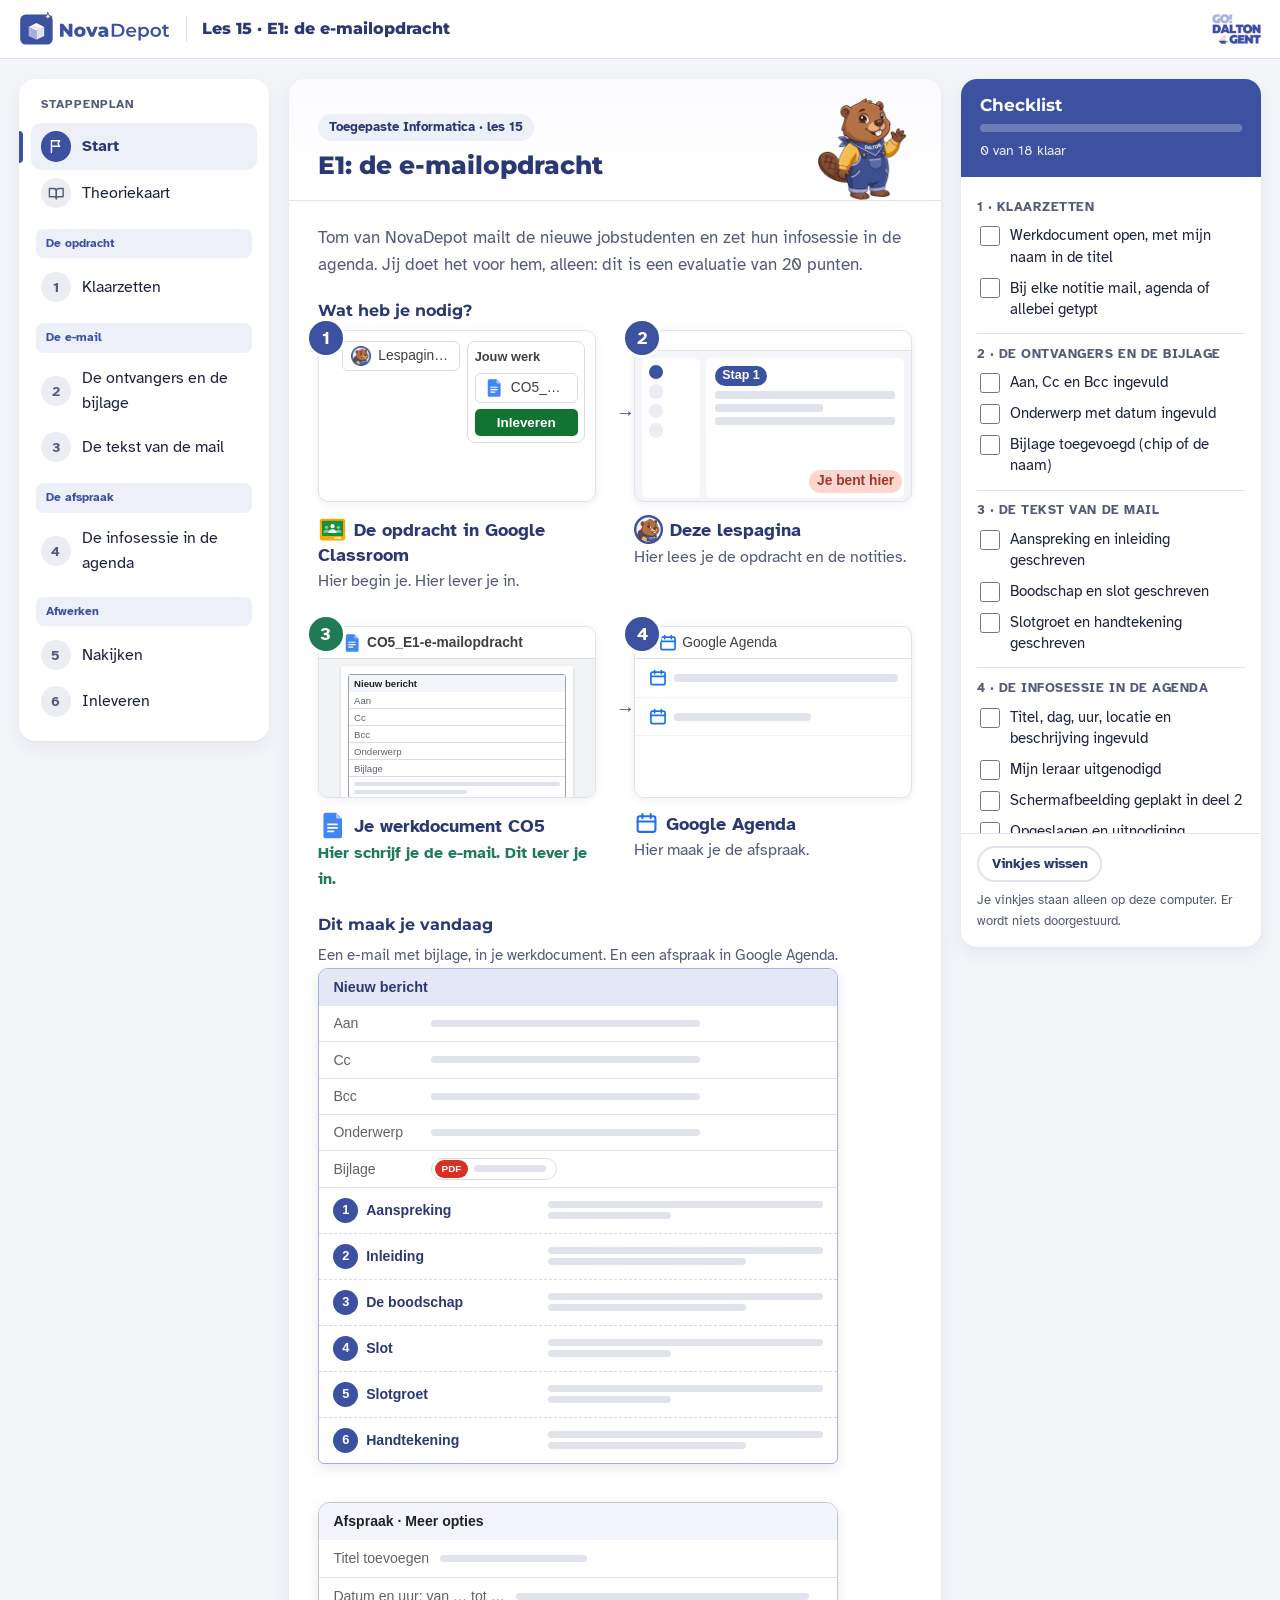
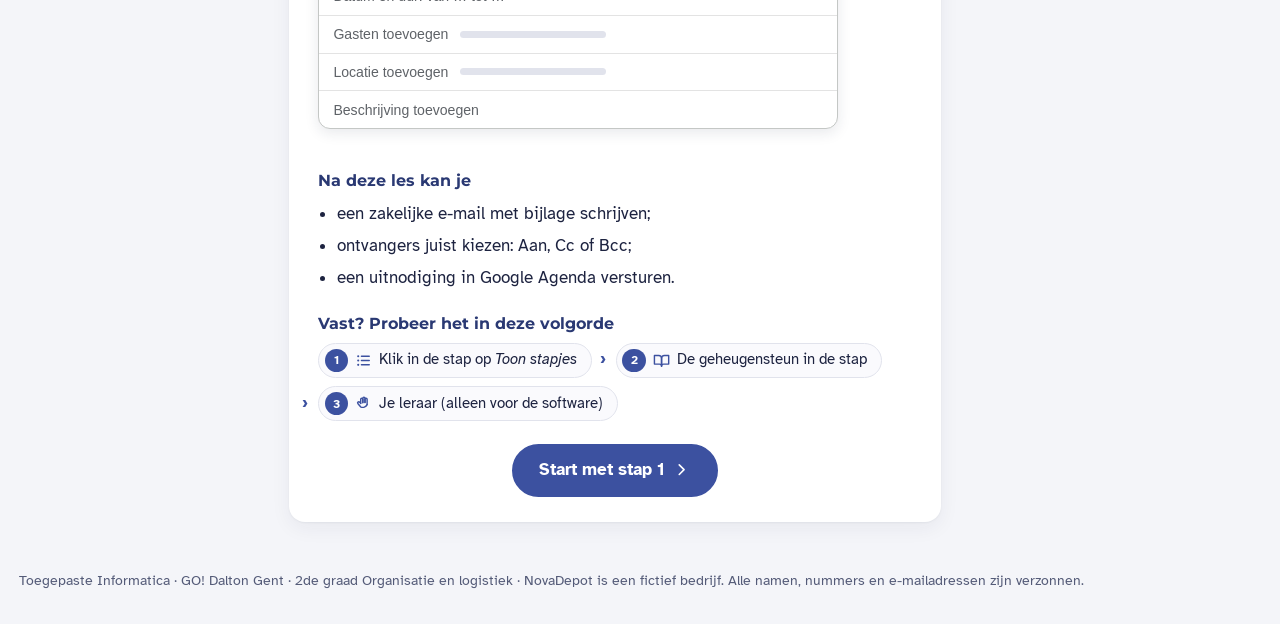
<file: index.html>
<!DOCTYPE html>
<html lang="nl-BE">
<head>
  <meta charset="UTF-8">
  <meta name="viewport" content="width=device-width, initial-scale=1">
  <title>Lespagina · Les 15 · E1: de e-mailopdracht · NovaDepot</title>
  <link rel="icon" href="assets/logos/lespagina-icon.png" type="image/png">
  <link rel="stylesheet" href="css/style.css">
</head>
<body data-storage="novadepot_e1_v1_" data-modus-start="kort" data-laatste-stap="6" data-ai-hulp="uit">

<!-- Pictogrammen: eenvoudige lijntekeningen, eigen werk. Gebruik: een svg met class "ic" en daarin use met href naar het symbool. -->
<svg xmlns="http://www.w3.org/2000/svg" style="display:none">
  <symbol id="i-flag" viewBox="0 0 24 24"><path d="M5 21V4"/><path d="M5 4h12l-2.5 4 2.5 4H5"/></symbol>
  <symbol id="i-book" viewBox="0 0 24 24"><path d="M2 5h6a4 4 0 0 1 4 4v11a3 3 0 0 0-3-3H2z"/><path d="M22 5h-6a4 4 0 0 0-4 4v11a3 3 0 0 1 3-3h7z"/></symbol>
  <symbol id="i-check" viewBox="0 0 24 24"><path d="M5 12.5l4.5 4.5L19 7.5"/></symbol>
  <symbol id="i-check-circle" viewBox="0 0 24 24"><circle cx="12" cy="12" r="9"/><path d="M8 12.5l2.7 2.7L16 10"/></symbol>
  <symbol id="i-list" viewBox="0 0 24 24"><path d="M9 6h11M9 12h11M9 18h11"/><path d="M4.5 6h.01M4.5 12h.01M4.5 18h.01" stroke-width="3"/></symbol>
  <symbol id="i-bulb" viewBox="0 0 24 24"><path d="M9 18h6M10 21h4"/><path d="M12 3a6 6 0 0 0-4 10.5c.7.7 1 1.5 1 2.5h6c0-1 .3-1.8 1-2.5A6 6 0 0 0 12 3z"/></symbol>
  <symbol id="i-alert" viewBox="0 0 24 24"><path d="M12 3.5l9.5 17h-19z"/><path d="M12 10v4.5M12 17.5h.01"/></symbol>
  <symbol id="i-help" viewBox="0 0 24 24"><circle cx="12" cy="12" r="9"/><path d="M9.6 9.3a2.5 2.5 0 1 1 3.4 2.5c-.6.3-1 .8-1 1.5v.4M12 17h.01"/></symbol>
  <symbol id="i-monitor" viewBox="0 0 24 24"><rect x="3" y="4" width="18" height="12" rx="2"/><path d="M8 20h8M12 16v4"/></symbol>
  <symbol id="i-folder" viewBox="0 0 24 24"><path d="M3 6.5A1.5 1.5 0 0 1 4.5 5H9l2 2h8.5A1.5 1.5 0 0 1 21 8.5v10a1.5 1.5 0 0 1-1.5 1.5h-15A1.5 1.5 0 0 1 3 18.5z"/></symbol>
  <symbol id="i-doc" viewBox="0 0 24 24"><path d="M6 3h8l4 4v14H6z"/><path d="M14 3v4h4M9 12h6M9 16h6"/></symbol>
  <symbol id="i-download" viewBox="0 0 24 24"><path d="M12 3v12M7 10l5 5 5-5M4 20h16"/></symbol>
  <symbol id="i-send" viewBox="0 0 24 24"><path d="M12 15V3M7 8l5-5 5 5"/><path d="M4 14v6h16v-6"/></symbol>
  <symbol id="i-pen" viewBox="0 0 24 24"><path d="M4 20h4L19 9l-4-4L4 16z"/><path d="M13 7l4 4"/></symbol>
  <symbol id="i-layers" viewBox="0 0 24 24"><path d="M12 3l9 5-9 5-9-5z"/><path d="M3 13l9 5 9-5"/></symbol>
  <symbol id="i-chat" viewBox="0 0 24 24"><path d="M4 5h16v11H9l-5 4z"/></symbol>
  <symbol id="i-star" viewBox="0 0 24 24"><path d="M12 3.5l2.6 5.4 5.9.8-4.3 4.1 1 5.9L12 16.9l-5.2 2.8 1-5.9-4.3-4.1 5.9-.8z"/></symbol>
  <symbol id="i-link" viewBox="0 0 24 24"><path d="M10 14a4 4 0 0 0 5.7 0l3-3a4 4 0 0 0-5.7-5.7l-1 1"/><path d="M14 10a4 4 0 0 0-5.7 0l-3 3a4 4 0 0 0 5.7 5.7l1-1"/></symbol>
  <symbol id="i-spark" viewBox="0 0 24 24"><path d="M11 3l1.9 5.1L18 10l-5.1 1.9L11 17l-1.9-5.1L4 10l5.1-1.9z"/><path d="M18.5 14.5l.8 2.2 2.2.8-2.2.8-.8 2.2-.8-2.2-2.2-.8 2.2-.8z"/></symbol>
  <symbol id="i-hand" viewBox="0 0 24 24"><path d="M8 12V6a1.5 1.5 0 0 1 3 0v5"/><path d="M11 10.5V4.5a1.5 1.5 0 0 1 3 0v6"/><path d="M14 10.5V6a1.5 1.5 0 0 1 3 0v7.5"/><path d="M8 11.5l-1.5-1.5a1.6 1.6 0 0 0-2.3 2.3l3.6 4.2A6.5 6.5 0 0 0 17 13.5"/></symbol>
  <symbol id="i-users" viewBox="0 0 24 24"><circle cx="9" cy="8" r="3.5"/><path d="M2.5 20a6.5 6.5 0 0 1 13 0"/><circle cx="17" cy="9" r="2.5"/><path d="M16.5 14.2a5 5 0 0 1 5 5"/></symbol>
  <symbol id="i-left" viewBox="0 0 24 24"><path d="M15 6l-6 6 6 6"/></symbol>
  <symbol id="i-right" viewBox="0 0 24 24"><path d="M9 6l6 6-6 6"/></symbol>
  <symbol id="i-calendar" viewBox="0 0 24 24"><rect x="3.5" y="5" width="17" height="15" rx="2"/><path d="M8 3v4M16 3v4M3.5 10h17"/></symbol>
  <symbol id="i-hash" viewBox="0 0 24 24"><path d="M9.5 4L7.5 20M16.5 4l-2 16M4 9h16M3.5 15h16"/></symbol>
  <symbol id="i-sort" viewBox="0 0 24 24"><path d="M4 7h9M4 12h6M4 17h3"/><path d="M17 5v14M14 16l3 3 3-3"/></symbol>
  <symbol id="i-info" viewBox="0 0 24 24"><circle cx="12" cy="12" r="9"/><path d="M12 11v5.5M12 7.6h.01"/></symbol>
  <symbol id="i-lock" viewBox="0 0 24 24"><rect x="5" y="11" width="14" height="9" rx="2"/><path d="M8 11V8a4 4 0 0 1 8 0v3"/></symbol>
  <symbol id="i-mail" viewBox="0 0 24 24"><rect x="3" y="5" width="18" height="14" rx="2"/><path d="M3.5 7l8.5 6 8.5-6"/></symbol>
  <symbol id="i-eye" viewBox="0 0 24 24"><path d="M2 12s4-7 10-7 10 7 10 7-4 7-10 7S2 12 2 12z"/><circle cx="12" cy="12" r="3"/></symbol>
  <symbol id="i-eye-off" viewBox="0 0 24 24"><path d="M2 12s4-7 10-7 10 7 10 7-4 7-10 7S2 12 2 12z"/><circle cx="12" cy="12" r="3"/><path d="M4 4l16 16"/></symbol>
</svg>

<div class="teacher-banner">Leraarweergave: alle blokken staan open, en er wordt niets onthouden. Leerlingen zien dit niet.</div>

<header class="topbar">
  <div class="topbar-inner">
    <a class="brand" href="index.html" title="Naar het begin van de les">
      <img src="assets/novadepot-logo.svg" alt="NovaDepot">
      <span class="brand-lesson">Les 15 · E1: de e-mailopdracht</span>
    </a>
    <span class="topbar-spacer"></span>
    <img class="dalton-mark" src="assets/dalton-gent-logo.png" alt="GO! Dalton Gent">
  </div>
</header>

<div class="layout">

  <!-- ============ LINKS: de route ============ -->
  <nav class="route" aria-label="Stappenplan">
    <p class="route-title">Stappenplan</p>
    <button class="nav-btn" type="button" data-step="start"><span class="nav-num"><svg class="ic" aria-hidden="true"><use href="#i-flag"/></svg></span><span class="nav-lbl">Start</span></button>
    <button class="nav-btn" type="button" data-step="theorie"><span class="nav-num"><svg class="ic" aria-hidden="true"><use href="#i-book"/></svg></span><span class="nav-lbl">Theoriekaart</span></button>

    <p class="route-group">De opdracht</p>
    <button class="nav-btn" type="button" data-step="1"><span class="nav-num"><span class="nav-n">1</span><svg class="ic nav-check" aria-hidden="true"><use href="#i-check"/></svg></span><span class="nav-lbl">Klaarzetten</span></button>

    <p class="route-group">De e-mail</p>
    <button class="nav-btn" type="button" data-step="2"><span class="nav-num"><span class="nav-n">2</span><svg class="ic nav-check" aria-hidden="true"><use href="#i-check"/></svg></span><span class="nav-lbl">De ontvangers en de bijlage</span></button>
    <button class="nav-btn" type="button" data-step="3"><span class="nav-num"><span class="nav-n">3</span><svg class="ic nav-check" aria-hidden="true"><use href="#i-check"/></svg></span><span class="nav-lbl">De tekst van de mail</span></button>

    <p class="route-group">De afspraak</p>
    <button class="nav-btn" type="button" data-step="4"><span class="nav-num"><span class="nav-n">4</span><svg class="ic nav-check" aria-hidden="true"><use href="#i-check"/></svg></span><span class="nav-lbl">De infosessie in de agenda</span></button>

    <p class="route-group">Afwerken</p>
    <button class="nav-btn" type="button" data-step="5"><span class="nav-num"><span class="nav-n">5</span><svg class="ic nav-check" aria-hidden="true"><use href="#i-check"/></svg></span><span class="nav-lbl">Nakijken</span></button>
    <button class="nav-btn" type="button" data-step="6"><span class="nav-num"><span class="nav-n">6</span><svg class="ic nav-check" aria-hidden="true"><use href="#i-check"/></svg></span><span class="nav-lbl">Inleveren</span></button>
  </nav>

  <!-- ============ MIDDEN: één stap tegelijk ============ -->
  <main id="main">

    <!-- ===== START ===== -->
    <section class="pane" id="pane-start" aria-labelledby="h-start">
      <article class="card">
        <header class="card-head met-mascotte">
          <div>
            <div class="tags"><span class="tag tag-where">Toegepaste Informatica · les 15</span></div>
            <h1 id="h-start">E1: de e-mailopdracht</h1>
          </div>
          <img class="mascotte-kop" src="assets/mascotte/dalton_welkom.webp" alt="" width="120" height="120">
        </header>
        <div class="card-body">
          <p class="intro">Tom van NovaDepot mailt de nieuwe jobstudenten en zet hun infosessie in de agenda. Jij doet het voor hem, alleen: dit is een evaluatie van 20 punten.</p>

          <h2 class="sec">Wat heb je nodig?</h2>
          <ol class="nodig vier">
            <li class="nodig-item">
              <div class="mock mock-opdracht" aria-hidden="true">
                <div class="mo-midden">
                  <div class="mo-titel"><img class="logo" src="assets/logos/classroom.svg" alt="">Communicatie 5 — E1: de e-mailopdracht</div>
                  <div class="mo-chip"><img class="logo" src="assets/logos/lespagina.webp" alt=""><span>Lespagina · Les 15</span></div>
                </div>
                <div class="mo-werk">
                  <div class="mo-werk-kop">Jouw werk</div>
                  <div class="mo-chip"><img class="logo" src="assets/logos/docs.svg" alt=""><span>CO5_E1-e-mailopdracht</span></div>
                  <div class="mo-knop">Inleveren</div>
                </div>
              </div>
              <p class="nodig-naam"><img class="logo" src="assets/logos/classroom.svg" alt="">De opdracht in Google Classroom</p>
              <p class="nodig-uitleg">Hier begin je. Hier lever je in.</p>
            </li>
            <li class="nodig-item">
              <div class="mock mock-lespagina" aria-hidden="true">
                <div class="ml-balk"></div>
                <div class="ml-midden">
                  <div class="ml-route"><span></span><span></span><span></span><span></span></div>
                  <div class="ml-stap"><span class="ml-tag">Stap 1</span><span class="ml-lijn"></span><span class="ml-lijn kort"></span><span class="ml-lijn"></span></div>
                </div>
                <div class="ml-hier">Je bent hier</div>
              </div>
              <p class="nodig-naam"><img class="logo" src="assets/logos/lespagina.webp" alt="">Deze lespagina</p>
              <p class="nodig-uitleg">Hier lees je de opdracht en de notities.</p>
            </li>
            <li class="nodig-item inleveren">
              <div class="mock mock-werkdocument" aria-hidden="true"><div class="mw-balk"><img class="logo" src="assets/logos/docs.svg" alt="">CO5_E1-e-mailopdracht</div><div class="mw-blad"><div class="mw-venster"><div class="mw-kop">Nieuw bericht</div><div class="mw-veld">Aan</div><div class="mw-veld">Cc</div><div class="mw-veld">Bcc</div><div class="mw-veld">Onderwerp</div><div class="mw-veld">Bijlage</div><div class="mw-tekst"><span></span><span class="kort"></span></div></div></div></div>
              <p class="nodig-naam"><img class="logo" src="assets/logos/docs.svg" alt="">Je werkdocument CO5</p>
              <p class="nodig-uitleg">Hier schrijf je de e-mail. Dit lever je in.</p>
            </li>
            <li class="nodig-item">
              <div class="mock mock-agendab" aria-hidden="true"><div class="md-balk"><svg class="ic" aria-hidden="true"><use href="#i-calendar"/></svg>&nbsp;Google Agenda</div><div class="md-rij"><svg class="ic" aria-hidden="true"><use href="#i-calendar"/></svg><span class="md-bal"></span></div><div class="md-rij"><svg class="ic" aria-hidden="true"><use href="#i-calendar"/></svg><span class="md-bal kort"></span></div></div>
              <p class="nodig-naam"><svg class="ic" aria-hidden="true"><use href="#i-calendar"/></svg>Google Agenda</p>
              <p class="nodig-uitleg">Hier maak je de afspraak.</p>
            </li>
          </ol>

          <h2 class="sec">Dit maak je vandaag</h2>
          <p class="nodig-noot" style="margin-top:0">Een e-mail met bijlage, in je werkdocument. En een afspraak in Google Agenda.</p>
          <div class="vandaag"><div class="mailbouw" role="img" aria-label="Tekening van de e-mail die je schrijft: een venster Nieuw bericht met Aan, Cc, Bcc, Onderwerp en Bijlage (een chip met een pdf), en zes stukken met een naam en balkjes: aanspreking, inleiding, de boodschap, slot, slotgroet, handtekening."><div class="mb-kop">Nieuw bericht</div><div class="mb-veld"><span class="mb-lbl">Aan</span><i></i></div><div class="mb-veld"><span class="mb-lbl">Cc</span><i></i></div><div class="mb-veld"><span class="mb-lbl">Bcc</span><i></i></div><div class="mb-veld"><span class="mb-lbl">Onderwerp</span><i></i></div><div class="mb-veld"><span class="mb-lbl">Bijlage</span><span class="mb-chip"><b>PDF</b><i></i></span></div><div class="mb-rij"><span class="mb-naam"><b>1</b>Aanspreking</span><span class="mb-balk"><i></i><i class="kort"></i></span></div><div class="mb-rij"><span class="mb-naam"><b>2</b>Inleiding</span><span class="mb-balk"><i></i><i class="mid"></i></span></div><div class="mb-rij"><span class="mb-naam"><b>3</b>De boodschap</span><span class="mb-balk"><i></i><i class="mid"></i></span></div><div class="mb-rij"><span class="mb-naam"><b>4</b>Slot</span><span class="mb-balk"><i></i><i class="kort"></i></span></div><div class="mb-rij"><span class="mb-naam"><b>5</b>Slotgroet</span><span class="mb-balk"><i></i><i class="kort"></i></span></div><div class="mb-rij"><span class="mb-naam"><b>6</b>Handtekening</span><span class="mb-balk"><i></i><i class="mid"></i></span></div></div><div class="agenda" role="img" aria-label="Tekening van de afspraak die je maakt in Google Agenda: een titel, de dag en het uur, een locatie, een gast en een beschrijving, allemaal als grijze balkjes."><div class="ag-kop">Afspraak · Meer opties</div><div class="ag-rij"><span>Titel toevoegen</span><i class="kort"></i></div><div class="ag-rij"><span>Datum en uur: van … tot …</span><i class=""></i></div><div class="ag-rij"><span>Gasten toevoegen</span><i class="kort"></i></div><div class="ag-rij"><span>Locatie toevoegen</span><i class="kort"></i></div><div class="ag-rij groot"><span>Beschrijving toevoegen</span><span class="ag-balk"><i></i><i></i><i class="kort"></i></span></div></div></div>

          <h2 class="sec">Na deze les kan je</h2>
          <ul class="doelen">
            <li>een zakelijke e-mail met bijlage schrijven;</li>
            <li>ontvangers juist kiezen: Aan, Cc of Bcc;</li>
            <li>een uitnodiging in Google Agenda versturen.</li>
          </ul>

          <h2 class="sec">Vast? Probeer het in deze volgorde</h2>
          <ol class="vast">
            <li><svg class="ic" aria-hidden="true"><use href="#i-list"/></svg><span>Klik in de stap op <em>Toon stapjes</em></span></li>
            <li><svg class="ic" aria-hidden="true"><use href="#i-book"/></svg><span>De geheugensteun in de stap</span></li>
            <li><svg class="ic" aria-hidden="true"><use href="#i-hand"/></svg><span>Je leraar (alleen voor de software)</span></li>
          </ol>

          <p class="start-cta"><button class="btn btn-primary" type="button" data-goto="1">Start met stap 1 <svg class="ic" aria-hidden="true"><use href="#i-right"/></svg></button></p>
        </div>
      </article>
    </section>

    <!-- ===== THEORIEKAART ===== -->
    <section class="pane" id="pane-theorie" aria-labelledby="h-theorie">
      <article class="card">
        <header class="card-head">
          <div class="tags"><span class="tag tag-where">Spiekbriefje</span></div>
          <h2 id="h-theorie">Theoriekaart</h2>
        </header>
        <div class="card-body">
          <p class="intro">Alles op één plek. Kom hier terug als je iets niet meer weet.</p>

          <div class="t-grid">
            <section class="t-card">
              <h3><svg class="ic" aria-hidden="true"><use href="#i-layers"/></svg>Zo werkt elke les</h3>
              <ul>
                <li>Je start in Classroom, bij de opdracht van vandaag.</li>
                <li>In de opdracht staan de lespagina en je werkdocument.</li>
                <li>Klaar? Doe de zelftest in de laatste stap. Dan zie je hoe je inlevert.</li>
              </ul>
            </section>
            <section class="t-card">
              <h3><svg class="ic" aria-hidden="true"><use href="#i-mail"/></svg>Aan, Cc of Bcc?</h3>
              <ul>
                <li><strong>Aan</strong>: moet iets doen.</li>
                <li><strong>Cc</strong>: moet het weten, doet niets.</li>
                <li><strong>Bcc</strong>: niemand ziet de andere adressen.</li>
              </ul>
            </section>
            <section class="t-card">
              <h3><svg class="ic" aria-hidden="true"><use href="#i-pen"/></svg>De zes bouwstenen</h3>
              <ul>
                <li><strong>Aanspreking</strong> · <strong>Inleiding</strong> · <strong>De boodschap</strong></li>
                <li><strong>Slot</strong> · <strong>Slotgroet</strong> · <strong>Handtekening</strong></li>
              </ul>
            </section>
            <section class="t-card">
              <h3><svg class="ic" aria-hidden="true"><use href="#i-doc"/></svg>Je pdf toevoegen</h3>
              <ul>
                <li>Typ <strong>@</strong> in het vak en kies je pdf.</li>
                <li>Zeg in je tekst dat ze erbij zit.</li>
              </ul>
            </section>
            <section class="t-card">
              <h3><svg class="ic" aria-hidden="true"><use href="#i-calendar"/></svg>Een uitnodiging</h3>
              <ul>
                <li>De plaats, de dag en het uur.</li>
                <li>Wie leidt, en wat het doel is.</li>
                <li>De punten, en de vraag om te laten weten als je niet kan.</li>
              </ul>
            </section>
            <section class="t-card wide">
              <h3><svg class="ic" aria-hidden="true"><use href="#i-chat"/></svg>Woorden</h3>
              <table class="t-rows">
                <tr><th>bijlage</th><td>een bestand dat je met je mail meestuurt</td></tr>
                <tr><th>chip</th><td>een bestand als blokje in je tekst, met <strong>@</strong></td></tr>
                <tr><th>gast</th><td>iemand die je uitnodigt voor een afspraak</td></tr>
                <tr><th>persoonsgegeven</th><td>een gegeven dat bij een persoon hoort, zoals een e-mailadres</td></tr>
              </table>
            </section>
            <section class="t-card wide warn">
              <h3><svg class="ic" aria-hidden="true"><use href="#i-alert"/></svg>Veelgemaakte fouten</h3>
              <ul>
                <li>Zien ontvangers elkaars adres terwijl dat niet mag? Kijk welk veld daarvoor dient.</li>
                <li>Is je pdf niet toegevoegd? Typ <strong>@</strong> en kies je pdf, of typ de naam.</li>
                <li>Klikte je op Niet sturen? Zeg het meteen aan je leraar.</li>
                <li>Staan <em>je</em> en <em>u</em> door elkaar? Kies één vorm.</li>
              </ul>
            </section>
          </div>
        </div>
      </article>
    </section>

    <!-- ===== STAP 1 ===== -->
    <section class="pane" id="pane-1" aria-labelledby="h-1">
      <article class="card">
<header class="card-head">
<div class="tags"><span class="tag tag-step">Stap 1</span><span class="tag tag-where"><img class="logo" src="assets/logos/docs.svg" alt=""> Werkdocument</span></div>
<h2 id="h-1">Klaarzetten</h2>
</header>
<div class="card-body">
<p class="intro">Je opent je werkdocument en leest wat Tom nodig heeft.</p>
<div class="todo-box">
<div class="todo-head"><h3><svg class="ic" aria-hidden="true"><use href="#i-list"/></svg> Wat moet je doen?</h3></div>
<ol class="doe">
<li><details class="stapjes"><summary><span class="doe-tekst">Open je werkdocument <strong>CO5_E1-e-mailopdracht</strong>.</span><span class="stapjes-knop" aria-hidden="true"></span></summary>
<ol class="klein">
<li><p>Kijk in je opdracht in <strong class="met-logo"><img class="logo" src="assets/logos/classroom.svg" alt="">Google Classroom</strong> rechts, bij <strong>Jouw werk</strong>.</p><div class="mock mock-opdracht mini-mock" role="img" aria-label="Tekening van de opdracht in Google Classroom. Rechts het vak Jouw werk, in een rood kader."><div class="mo-midden"><div class="mo-titel"><img class="logo" src="assets/logos/classroom.svg" alt="">Communicatie 5 — E1: de e-mailopdracht</div><div class="mo-chip"><img class="logo" src="assets/logos/lespagina.webp" alt=""><span>Lespagina · Les 15</span></div></div><div class="mo-werk wijs"><div class="mo-werk-kop">Jouw werk</div><div class="mo-chip"><img class="logo" src="assets/logos/docs.svg" alt=""><span>CO5_E1-e-mailopdracht</span></div><div class="mo-knop">Inleveren</div></div></div></li>
<li><p>Klik op <strong>CO5_E1-e-mailopdracht</strong>. Jouw naam staat in de titel.</p><div class="mock mock-opdracht mini-mock" role="img" aria-label="Tekening van de opdracht. Bij Jouw werk staat het werkdocument CO5 in een rood kader."><div class="mo-midden"><div class="mo-titel"><img class="logo" src="assets/logos/classroom.svg" alt="">Communicatie 5 — E1: de e-mailopdracht</div><div class="mo-chip"><img class="logo" src="assets/logos/lespagina.webp" alt=""><span>Lespagina · Les 15</span></div></div><div class="mo-werk"><div class="mo-werk-kop">Jouw werk</div><div class="mo-chip wijs"><img class="logo" src="assets/logos/docs.svg" alt=""><span>CO5_E1-e-mailopdracht</span></div><div class="mo-knop">Inleveren</div></div></div></li>
</ol>
</details></li>
<li><span class="doe-tekst">Typ bij elke notitie in je werkdocument: <strong>mail</strong>, <strong>agenda</strong> of <strong>allebei</strong>.</span><span class="sub">Typ in het lichtblauwe vak. De notities staan ook hieronder.</span></li>
<li><span class="doe-tekst">Lees hieronder waarvoor je punten krijgt.</span></li>
</ol>
</div>
<div class="info" role="group" aria-labelledby="info-notities">
<div class="info-kop"><svg class="ic" aria-hidden="true"><use href="#i-info"/></svg><span class="info-soort">Info</span><h3 id="info-notities">De opdracht en de notities van Tom</h3><span class="info-bij">bij deel 1 en 2</span></div>
<div class="info-body">
<ul>
<li><strong>E-mail</strong>: stuur de jobstudenten een e-mail over hun eerste werkdag, met de onthaalbrochure als bijlage. Sara Claes van de preventiedienst moet weten wat er gestuurd werd. Ze moet niets doen.</li>
<li><strong>Afspraak</strong>: zet de infosessie in de agenda. Nodig in de les alleen je leraar uit.</li>
</ul>
<table class="info-tabel">
<tr><th>Notities van Tom</th></tr>
<tr><td>eerste werkdag: maandag 21 december 2026, om 7.30 uur aan het onthaal</td></tr>
<tr><td>Sara Claes, preventiedienst — sara.claes@novadepot.example</td></tr>
<tr><td>infosessie, punten: welkom en rondleiding · veiligheid in het magazijn (Sara) · de planning van de week · vragen</td></tr>
<tr><td>bijlage: de onthaalbrochure (de pdf van les 04)</td></tr>
<tr><td><strong>nieuw van Sara:</strong> veiligheidsschoenen meebrengen; wie er geen heeft, antwoordt op de mail vóór vrijdag 11 december: dan krijgt hij een paar van NovaDepot</td></tr>
<tr><td>doel infosessie: de jobstudenten welkom heten en uitleggen hoe de week verloopt</td></tr>
<tr><td>wie niet kan komen naar de infosessie: antwoordt met Nee</td></tr>
<tr><td>identiteitskaart meebrengen</td></tr>
<tr><td>infosessie: 8.00 tot 9.00 uur, in de kantine — Lotte Maes leidt ze</td></tr>
<tr><td>Tom Peeters, magazijnverantwoordelijke, NovaDepot, toestel 214 — tom.peeters@novadepot.example</td></tr>
<tr><td>de jobstudenten kennen elkaar niet; hun adressen zijn privé:<br>lina.haddad@mail.example<br>emre.yilmaz@mail.example<br>noor.verbeke@mail.example<br>kobe.desmet@mail.example<br>ayla.janssens@mail.example</td></tr>
</table>
</div>
</div>
<div class="info" role="group" aria-labelledby="info-punten">
<div class="info-kop"><svg class="ic" aria-hidden="true"><use href="#i-info"/></svg><span class="info-soort">Info</span><h3 id="info-punten">Zo krijg je je punten</h3><span class="info-bij">20 punten</span></div>
<div class="info-body">
<table class="info-tabel">
<tr><td>E-mail: de ontvangers in Aan, Cc en Bcc</td><th>3</th></tr>
<tr><td>E-mail: het onderwerp</td><th>1</th></tr>
<tr><td>E-mail: aanspreking en inleiding</td><th>1</th></tr>
<tr><td>E-mail: de feiten van de eerste werkdag</td><th>3</th></tr>
<tr><td>E-mail: het verzoek</td><th>1</th></tr>
<tr><td>E-mail: slotgroet en handtekening</td><th>1</th></tr>
<tr><td>E-mail: de bijlage</td><th>1</th></tr>
<tr><td>E-mail: de toon</td><th>1</th></tr>
<tr><td>Afspraak: titel, dag en uur</td><th>2</th></tr>
<tr><td>Afspraak: locatie en gast</td><th>1</th></tr>
<tr><td>Afspraak: de beschrijving</td><th>2</th></tr>
<tr><td>Afspraak: verstuurd</td><th>1</th></tr>
<tr><td>Nakijken: nakijklijst, zin en schermafbeelding</td><th>2</th></tr>
</table>
</div>
</div>
<div class="tip"><svg class="ic" aria-hidden="true"><use href="#i-bulb"/></svg><p><strong>Staat jouw naam niet in de titel?</strong> Dan opende je niet je eigen kopie. Klik in je opdracht rechts, bij <em>Jouw werk</em>.</p></div>
</div>
<footer class="card-nav">
  <button class="btn" type="button" data-goto="start"><svg class="ic" aria-hidden="true"><use href="#i-left"/></svg> Start</button>
  <button class="btn btn-primary" type="button" data-goto="2">Stap 2 <svg class="ic" aria-hidden="true"><use href="#i-right"/></svg></button>
</footer>
      </article>
    </section>

    <!-- ===== STAP 2 ===== -->
    <section class="pane" id="pane-2" aria-labelledby="h-2">
      <article class="card">
<header class="card-head">
<div class="tags"><span class="tag tag-step">Stap 2</span><span class="tag tag-where"><img class="logo" src="assets/logos/docs.svg" alt=""> Werkdocument, deel 1: boven in het venster</span></div>
<h2 id="h-2">De ontvangers en de bijlage</h2>
</header>
<div class="card-body">
<p class="intro">De mail gaat naar de juiste mensen, en de brochure gaat mee.</p>
<div class="todo-box">
<div class="todo-head"><h3><svg class="ic" aria-hidden="true"><use href="#i-list"/></svg> Wat moet je doen?</h3></div>
<ol class="doe">
<li><span class="doe-tekst">Vul in <strong>deel 1</strong> de vakken <strong>Aan</strong>, <strong>Cc</strong> en <strong>Bcc</strong> in, met de adressen uit de notities, elk adres in het juiste veld.</span><span class="sub">Kopieer de adressen met Ctrl + C en Ctrl + V: één letter fout en die mail komt niet aan. Meer dan één adres? Zet een komma ertussen.</span></li>
<li><span class="doe-tekst">Typ het <strong>onderwerp</strong>: waarover de mail gaat, met de datum.</span></li>
<li><details class="stapjes"><summary><span class="doe-tekst">Voeg bij <strong>Bijlage</strong> de onthaalbrochure toe: je pdf uit les 04.</span><span class="stapjes-knop" aria-hidden="true"></span></summary>
<ol class="klein">
<li><p>Klik in het vak naast <strong>Bijlage</strong>. Typ <strong>@</strong>.<span class="sub">Er verschijnt een lijst met suggesties.</span></p><div class="mailbouw werk" role="img" aria-label="Tekening van het venster Nieuw bericht in deel 1. Het vak naast Bijlage staat in een rood kader, met daarin het teken @."><div class="mb-kop">Nieuw bericht</div><div class="mb-veld"><span class="mb-lbl">Aan</span><span class="mb-vak "></span></div><div class="mb-veld"><span class="mb-lbl">Cc</span><span class="mb-vak "></span></div><div class="mb-veld"><span class="mb-lbl">Bcc</span><span class="mb-vak mid"></span></div><div class="mb-veld"><span class="mb-lbl">Onderwerp</span><span class="mb-vak "></span></div><div class="mb-veld"><span class="mb-lbl">Bijlage</span><span class="mb-vak typ wijs">@</span></div><div class="mb-rij"><span class="mb-naam">Aanspreking</span><span class="mb-vak "></span></div><div class="mb-rij"><span class="mb-naam">Inleiding</span><span class="mb-vak mid"></span></div><div class="mb-rij"><span class="mb-naam">De boodschap</span><span class="mb-vak groot"></span></div><div class="mb-rij"><span class="mb-naam">Slot</span><span class="mb-vak mid"></span></div><div class="mb-rij"><span class="mb-naam">Slotgroet</span><span class="mb-vak "></span></div><div class="mb-rij"><span class="mb-naam">Handtekening</span><span class="mb-vak mid"></span></div></div></li>
<li><p>Typ er een stuk van de naam van je pdf achter: <strong>TV3</strong>.<span class="sub">Die letters staan in de naam van je pdf uit les 04.</span></p><div class="sugg" role="img" aria-label="Tekening van de lijst met suggesties na @TV3. Onder Bestanden staat je pdf met een rood pdf-icoon op een blauwe regel, en daaronder het Google-document met dezelfde naam, met een blauw icoon. Onder Plaatsen staan plaatsen op de kaart."><div class="kop">@TV3</div><div class="lbl">Bestanden</div><div class="aan"><b>PDF</b>… - TV3_Documentopmaak.pdf</div><div><b class="doc">DOC</b>… - TV3_Documentopmaak</div><div class="lbl">Plaatsen</div><div><b class="plaats">📍</b>TV3 · een plaats op de kaart</div></div></li>
<li><p>Klik in de lijst op je pdf: de regel met het <strong>rode pdf-icoon</strong>, onder <em>Bestanden</em>.<span class="sub">Niet het blauwe document met dezelfde naam, en geen plaats. Er komt een chip in het vak.</span></p><div class="mailbouw werk" role="img" aria-label="Tekening van het venster Nieuw bericht in deel 1. In het vak naast Bijlage staat een chip met de naam van een pdf, in een rood kader."><div class="mb-kop">Nieuw bericht</div><div class="mb-veld"><span class="mb-lbl">Aan</span><span class="mb-vak "></span></div><div class="mb-veld"><span class="mb-lbl">Cc</span><span class="mb-vak "></span></div><div class="mb-veld"><span class="mb-lbl">Bcc</span><span class="mb-vak mid"></span></div><div class="mb-veld"><span class="mb-lbl">Onderwerp</span><span class="mb-vak "></span></div><div class="mb-veld"><span class="mb-lbl">Bijlage</span><span class="mb-vak chip wijs"><span class="mb-chip"><b>PDF</b>… - TV3_Documentopmaak.pdf</span></span></div><div class="mb-rij"><span class="mb-naam">Aanspreking</span><span class="mb-vak "></span></div><div class="mb-rij"><span class="mb-naam">Inleiding</span><span class="mb-vak mid"></span></div><div class="mb-rij"><span class="mb-naam">De boodschap</span><span class="mb-vak groot"></span></div><div class="mb-rij"><span class="mb-naam">Slot</span><span class="mb-vak mid"></span></div><div class="mb-rij"><span class="mb-naam">Slotgroet</span><span class="mb-vak "></span></div><div class="mb-rij"><span class="mb-naam">Handtekening</span><span class="mb-vak mid"></span></div></div></li>
</ol>
</details><span class="sub">Vind je je pdf niet? Typ dan de naam van het bestand.</span></li>
</ol>
</div>
<div class="info" role="group" aria-labelledby="info-abc">
<div class="info-kop"><svg class="ic" aria-hidden="true"><use href="#i-info"/></svg><span class="info-soort">Info</span><h3 id="info-abc">Geheugensteun: Aan, Cc of Bcc?</h3><span class="info-bij">bij deel 1</span></div>
<div class="info-body">
<ul>
<li><strong>Aan</strong>: wie de hele mail moet lezen en iets moet doen.</li>
<li><strong>Cc</strong>: wie het moet weten, maar niets moet doen. Iedereen ziet dit adres.</li>
<li><strong>Bcc</strong>: een groep die elkaars adres niet mag of hoeft te zien. Niemand ziet de andere adressen in Bcc.</li>
<li>Staat iedereen in Bcc? Dan mag <strong>Aan leeg</strong> blijven.</li>
<li>Een e-mailadres is een <strong>persoonsgegeven</strong>.</li>
</ul>
</div>
</div>
<div class="tip"><svg class="ic" aria-hidden="true"><use href="#i-bulb"/></svg><p><strong>Twijfel je tussen Aan en Cc?</strong> Vraag je af: moet die persoon iets doen?</p></div>
</div>
<footer class="card-nav">
  <button class="btn" type="button" data-goto="1"><svg class="ic" aria-hidden="true"><use href="#i-left"/></svg> Stap 1</button>
  <button class="btn btn-primary" type="button" data-goto="3">Stap 3 <svg class="ic" aria-hidden="true"><use href="#i-right"/></svg></button>
</footer>
      </article>
    </section>

    <!-- ===== STAP 3 ===== -->
    <section class="pane" id="pane-3" aria-labelledby="h-3">
      <article class="card">
<header class="card-head">
<div class="tags"><span class="tag tag-step">Stap 3</span><span class="tag tag-where"><img class="logo" src="assets/logos/docs.svg" alt=""> Werkdocument, deel 1: de zes vakken</span></div>
<h2 id="h-3">De tekst van de mail</h2>
</header>
<div class="card-body">
<p class="intro">Een zakelijke mail met alle feiten die de jobstudenten nodig hebben.</p>
<div class="todo-box">
<div class="todo-head"><h3><svg class="ic" aria-hidden="true"><use href="#i-list"/></svg> Wat moet je doen?</h3></div>
<ol class="doe">
<li><span class="doe-tekst">Schrijf in <strong>deel 1</strong> de <strong>aanspreking</strong> en de <strong>inleiding</strong>: wie Tom is en waarom hij mailt.</span><span class="sub">Typ in de lichtblauwe vakken. Je schrijft voor Tom, niet met je eigen naam.</span></li>
<li><span class="doe-tekst">Schrijf de <strong>boodschap</strong>: wat de jobstudenten moeten weten en meebrengen, en wanneer en waar ze verwacht worden.</span></li>
<li><span class="doe-tekst">Schrijf het <strong>slot</strong>: wat moet wie doen, tegen wanneer? Zeg ook dat er een bijlage is.</span></li>
<li><span class="doe-tekst">Schrijf de <strong>slotgroet</strong> en de <strong>handtekening</strong> van Tom.</span></li>
</ol>
</div>
<div class="info" role="group" aria-labelledby="info-bouwstenen">
<div class="info-kop"><svg class="ic" aria-hidden="true"><use href="#i-info"/></svg><span class="info-soort">Info</span><h3 id="info-bouwstenen">Geheugensteun: de zes bouwstenen en de toon</h3><span class="info-bij">bij deel 1</span></div>
<div class="info-body">
<ul>
<li><strong>Aanspreking</strong>: beleefd, met een komma erna.</li>
<li><strong>Inleiding</strong>: wie je bent en waarom je schrijft.</li>
<li><strong>De boodschap</strong>: het belangrijkste eerst, kort, in alinea's.</li>
<li><strong>Slot</strong>: wat je van de lezer verwacht en tegen wanneer.</li>
<li><strong>Slotgroet</strong>: zonder afkorting.</li>
<li><strong>Handtekening</strong>: naam, functie, bedrijf en hoe ze je bereiken.</li>
<li><strong>Toon</strong>: overal <em>je</em> of overal <em>u</em>. Geen emoji, geen afkortingen, geen hoofdletterwoorden.</li>
</ul>
</div>
</div>
<div class="tip"><svg class="ic" aria-hidden="true"><use href="#i-bulb"/></svg><p><strong>Weet je niet wat in de mail hoort?</strong> Kijk naar je notities in deel 1: wat moeten de jobstudenten weten of doen?</p></div>
</div>
<footer class="card-nav">
  <button class="btn" type="button" data-goto="2"><svg class="ic" aria-hidden="true"><use href="#i-left"/></svg> Stap 2</button>
  <button class="btn btn-primary" type="button" data-goto="4">Stap 4 <svg class="ic" aria-hidden="true"><use href="#i-right"/></svg></button>
</footer>
      </article>
    </section>

    <!-- ===== STAP 4 ===== -->
    <section class="pane" id="pane-4" aria-labelledby="h-4">
      <article class="card">
<header class="card-head">
<div class="tags"><span class="tag tag-step">Stap 4</span><span class="tag tag-where"><img class="logo" src="assets/logos/docs.svg" alt=""> Google Agenda · Werkdocument, deel 2</span></div>
<h2 id="h-4">De infosessie in de agenda</h2>
</header>
<div class="card-body">
<p class="intro">De infosessie staat in de agenda, en je leraar is uitgenodigd.</p>
<div class="todo-box">
<div class="todo-head"><h3><svg class="ic" aria-hidden="true"><use href="#i-list"/></svg> Wat moet je doen?</h3></div>
<ol class="doe">
<li><span class="doe-tekst">Open <strong>Google Agenda</strong> en maak een afspraak: <span class="ui">Maken</span> › <span class="ui">Afspraak</span> › <span class="ui">Meer opties</span>.</span><span class="sub">Zoals in les 14.</span></li>
<li><details class="stapjes"><summary><span class="doe-tekst">Vul de afspraak voor de infosessie in: <strong>titel</strong>, <strong>dag</strong>, <strong>uur</strong>, <strong>locatie</strong> en <strong>beschrijving</strong>.</span><span class="stapjes-knop" aria-hidden="true"></span></summary>
<ol class="klein">
<li><p>Klik bovenaan op <span class="ui">Titel toevoegen</span> en typ de titel.</p><div class="agenda" role="img" aria-label="Tekening van de afspraak in Meer opties. De regel Titel toevoegen staat in een rood kader."><div class="ag-kop">Afspraak · Meer opties</div><div class="ag-rij wijs"><span>Titel toevoegen</span><i class="kort"></i></div><div class="ag-rij"><span>Datum en uur: van … tot …</span><i class=""></i></div><div class="ag-rij"><span>Gasten toevoegen</span><i class="kort"></i></div><div class="ag-rij"><span>Locatie toevoegen</span><i class="kort"></i></div><div class="ag-rij groot"><span>Beschrijving toevoegen</span><span class="ag-balk"><i></i><i></i><i class="kort"></i></span></div></div></li>
<li><p>Klik op de datum en op het uur. Stel bij <strong>tot</strong> het einde in.</p><div class="agenda" role="img" aria-label="Tekening van de afspraak in Meer opties. De regel met de datum en het uur staat in een rood kader."><div class="ag-kop">Afspraak · Meer opties</div><div class="ag-rij"><span>Titel toevoegen</span><i class="kort"></i></div><div class="ag-rij wijs"><span>Datum en uur: van … tot …</span><i class=""></i></div><div class="ag-rij"><span>Gasten toevoegen</span><i class="kort"></i></div><div class="ag-rij"><span>Locatie toevoegen</span><i class="kort"></i></div><div class="ag-rij groot"><span>Beschrijving toevoegen</span><span class="ag-balk"><i></i><i></i><i class="kort"></i></span></div></div></li>
<li><p>Klik op <span class="ui">Locatie toevoegen</span> en typ de plaats.</p><div class="agenda" role="img" aria-label="Tekening van de afspraak in Meer opties. De regel Locatie toevoegen staat in een rood kader."><div class="ag-kop">Afspraak · Meer opties</div><div class="ag-rij"><span>Titel toevoegen</span><i class="kort"></i></div><div class="ag-rij"><span>Datum en uur: van … tot …</span><i class=""></i></div><div class="ag-rij"><span>Gasten toevoegen</span><i class="kort"></i></div><div class="ag-rij wijs"><span>Locatie toevoegen</span><i class="kort"></i></div><div class="ag-rij groot"><span>Beschrijving toevoegen</span><span class="ag-balk"><i></i><i></i><i class="kort"></i></span></div></div></li>
<li><p>Klik op <span class="ui">Beschrijving toevoegen</span> en typ de beschrijving.</p><div class="agenda" role="img" aria-label="Tekening van de afspraak in Meer opties. De regel Beschrijving toevoegen staat in een rood kader."><div class="ag-kop">Afspraak · Meer opties</div><div class="ag-rij"><span>Titel toevoegen</span><i class="kort"></i></div><div class="ag-rij"><span>Datum en uur: van … tot …</span><i class=""></i></div><div class="ag-rij"><span>Gasten toevoegen</span><i class="kort"></i></div><div class="ag-rij"><span>Locatie toevoegen</span><i class="kort"></i></div><div class="ag-rij groot wijs"><span>Beschrijving toevoegen</span><span class="ag-balk"><i></i><i></i><i class="kort"></i></span></div></div></li>
</ol>
</details></li>
<li><details class="stapjes"><summary><span class="doe-tekst">Nodig <strong>je leraar</strong> uit: typ zijn e-mailadres (op het bord) bij <span class="ui">Gasten toevoegen</span>.</span><span class="stapjes-knop" aria-hidden="true"></span></summary>
<ol class="klein">
<li><p>Klik rechts, bij het tabblad <strong>Gasten</strong>, op <span class="ui">Gasten toevoegen</span>.</p><div class="agenda" role="img" aria-label="Tekening van de afspraak in Meer opties. De regel Gasten toevoegen staat in een rood kader."><div class="ag-kop">Afspraak · Meer opties</div><div class="ag-rij"><span>Titel toevoegen</span><i class="kort"></i></div><div class="ag-rij"><span>Datum en uur: van … tot …</span><i class=""></i></div><div class="ag-rij wijs"><span>Gasten toevoegen</span><i class="kort"></i></div><div class="ag-rij"><span>Locatie toevoegen</span><i class="kort"></i></div><div class="ag-rij groot"><span>Beschrijving toevoegen</span><span class="ag-balk"><i></i><i></i><i class="kort"></i></span></div></div></li>
<li><p>Typ het e-mailadres van je leraar. Dat staat op het bord.<span class="sub">Klik op het adres in de lijst, of druk op Enter.</span></p></li>
</ol>
</details><span class="sub">Nodig niemand anders uit. De adressen uit de notities horen niet in een echte afspraak.</span></li>
<li><details class="stapjes"><summary><span class="doe-tekst">Maak een <strong>schermafbeelding</strong> van je afspraak, vóór je ze opslaat, en plak ze in het kader in <strong>deel 2</strong>.</span><span class="stapjes-knop" aria-hidden="true"></span></summary>
<ol class="klein">
<li><p>Druk op <span class="key">Windows</span> + <span class="key">Shift</span> + <span class="key">S</span> en trek een kader om je afspraak.<span class="sub">Het knipsel staat nu op het klembord.</span></p></li>
<li><p>Klik in het vak <em>Schermafbeelding van je afspraak</em> in je werkdocument en druk op <span class="key">Ctrl</span> + <span class="key">V</span>.</p></li>
</ol>
</details></li>
<li><details class="stapjes"><summary><span class="doe-tekst"><strong>Sla de afspraak op</strong> en verstuur de uitnodiging naar je leraar.</span><span class="stapjes-knop" aria-hidden="true"></span></summary>
<ol class="klein">
<li><p>Klik bovenaan op <span class="ui">Opslaan</span>.</p></li>
<li><p>Er verschijnt een venster. Kies de knop die de uitnodiging naar je leraar stuurt.</p><div class="teken-ui kolom menu" role="img" aria-label="Tekening van het venster: Wil je uitnodigingsmails sturen naar Google Agenda-gasten? Eronder drie knoppen: Terug naar bewerken, Niet sturen en Sturen."><div class="t-kop">Wil je uitnodigingsmails sturen naar Google Agenda-gasten?</div><div class="t-rij"><span class="t-knop tekst">Terug naar bewerken</span><span class="t-knop tekst">Niet sturen</span><span class="t-knop tekst">Sturen</span></div></div></li>
</ol>
</details></li>
<li><span class="doe-tekst">Typ in <strong>deel 2</strong> wat je invulde, en op welke knop je klikte na <em>Opslaan</em>.</span><span class="sub">Eén vak per veld. Schrijf bij Gasten geen e-mailadres.</span></li>
</ol>
</div>
<div class="info" role="group" aria-labelledby="info-uitnodiging">
<div class="info-kop"><svg class="ic" aria-hidden="true"><use href="#i-info"/></svg><span class="info-soort">Info</span><h3 id="info-uitnodiging">Geheugensteun: een uitnodiging</h3><span class="info-bij">bij deel 2</span></div>
<div class="info-body">
<ul>
<li>De <strong>plaats</strong>, de <strong>dag</strong> en het <strong>uur</strong>.</li>
<li>Wie de bijeenkomst <strong>leidt</strong>.</li>
<li>De reden en het <strong>doel</strong>.</li>
<li>De <strong>punten</strong> die aan bod komen.</li>
<li>De vraag om te laten weten als je <strong>niet kan komen</strong>.</li>
<li>In Google Agenda zet je het doel en de punten in de <strong>beschrijving</strong> en het lokaal bij <strong>Locatie</strong>.</li>
</ul>
</div>
</div>
<p class="nodig-noot">Ziet het bij jou er zo uit? Elke regel is ingevuld.</p>
<div class="agenda" role="img" aria-label="Tekening van de ingevulde afspraak: een titel, de dag en het uur, een locatie, een gast en een beschrijving, elk als grijs balkje."><div class="ag-kop">Afspraak · Meer opties</div><div class="ag-rij"><span>Titel toevoegen</span><i class="kort"></i></div><div class="ag-rij"><span>Datum en uur: van … tot …</span><i class=""></i></div><div class="ag-rij"><span>Gasten toevoegen</span><i class="kort"></i></div><div class="ag-rij"><span>Locatie toevoegen</span><i class="kort"></i></div><div class="ag-rij groot"><span>Beschrijving toevoegen</span><span class="ag-balk"><i></i><i></i><i class="kort"></i></span></div></div><div class="tip"><svg class="ic" aria-hidden="true"><use href="#i-bulb"/></svg><p><strong>Zie je een welkomstvenster?</strong> Klik op <span class="ui">OK</span>. Daarna is het venster over de donkere modus er misschien ook: klik opnieuw op <span class="ui">OK</span>.</p></div>
</div>
<footer class="card-nav">
  <button class="btn" type="button" data-goto="3"><svg class="ic" aria-hidden="true"><use href="#i-left"/></svg> Stap 3</button>
  <button class="btn btn-primary" type="button" data-goto="5">Stap 5 <svg class="ic" aria-hidden="true"><use href="#i-right"/></svg></button>
</footer>
      </article>
    </section>

    <!-- ===== STAP 5 ===== -->
    <section class="pane" id="pane-5" aria-labelledby="h-5">
      <article class="card">
<header class="card-head">
<div class="tags"><span class="tag tag-step">Stap 5</span><span class="tag tag-where"><img class="logo" src="assets/logos/docs.svg" alt=""> Werkdocument, deel 3</span></div>
<h2 id="h-5">Nakijken</h2>
</header>
<div class="card-body">
<p class="intro">Je kijkt je eigen werk na, zoals een collega dat zou doen.</p>
<div class="todo-box">
<div class="todo-head"><h3><svg class="ic" aria-hidden="true"><use href="#i-list"/></svg> Wat moet je doen?</h3></div>
<ol class="doe">
<li><span class="doe-tekst">Beantwoord in <strong>deel 3</strong> elke vraag van de nakijklijst met <strong>ja</strong> of <strong>nee</strong>.</span><span class="sub">Kijk naar je mail en naar je afspraak, niet naar je geheugen.</span></li>
<li><span class="doe-tekst">Verbeter elk <strong>nee</strong> in je mail of in je afspraak.</span></li>
<li><span class="doe-tekst">Schrijf in <strong>deel 3</strong> in één zin wat je verbeterde.</span><span class="sub">Was alles ja? Dan schrijf je niets.</span></li>
</ol>
</div>
<div class="tip"><svg class="ic" aria-hidden="true"><use href="#i-bulb"/></svg><p><strong>Zie je een nee?</strong> Verbeter het eerst. Pas daarna ga je naar de volgende stap.</p></div>
</div>
<footer class="card-nav">
  <button class="btn" type="button" data-goto="4"><svg class="ic" aria-hidden="true"><use href="#i-left"/></svg> Stap 4</button>
  <button class="btn btn-primary" type="button" data-goto="6">Stap 6 <svg class="ic" aria-hidden="true"><use href="#i-right"/></svg></button>
</footer>
      </article>
    </section>

    <!-- ===== STAP 6 ===== -->
    <section class="pane" id="pane-6" aria-labelledby="h-6">
      <article class="card">
<header class="card-head met-mascotte">
<div>
<div class="tags"><span class="tag tag-step">Stap 6</span><span class="tag tag-where"><svg class="ic" aria-hidden="true"><use href="#i-send"/></svg> Opdracht</span><span class="tag tag-where"><img class="logo" src="assets/logos/docs.svg" alt=""> Werkdocument, deel 3</span></div>
<h2 id="h-6">Inleveren</h2>
</div>
<img class="mascotte-kop" src="assets/mascotte/dalton_inleveren.webp" alt="" width="120" height="120">
</header>
<div class="card-body">
<p class="intro">Beantwoord eerst de vragen. Zijn ze allemaal juist? Dan zie je hieronder hoe je inlevert.</p>
          <h3 class="quiz-kop">Zelftest: drie vragen</h3>
          <div class="quiz">
            <div class="quiz-q" data-ok="Juist: in het kader in deel 2." data-nok="Nog niet. Waar staat de afspraak in je werkdocument?">
              <p>1. Waar plak je de schermafbeelding van je afspraak?</p>
              <div class="opts">
                <button type="button">In een mail aan je leraar</button><button type="button" data-right>In het kader in deel 2 van je werkdocument</button><button type="button">In een nieuw document in je Drive</button>
              </div>
              <p class="feedback" role="status"></p>
            </div>
            <div class="quiz-q" data-ok="Juist: aan het einde van het lesuur." data-nok="Nog niet. Kijk naar het uur op het bord.">
              <p>2. Wanneer is de deadline?</p>
              <div class="opts">
                <button type="button">Vrijdag om 20.00 uur</button><button type="button" data-right>Aan het einde van dit lesuur</button><button type="button">Maandag, in de volgende les</button>
              </div>
              <p class="feedback" role="status"></p>
            </div>
            <div class="quiz-q" data-ok="Juist: alleen je werkdocument." data-nok="Nog niet. Wat zie je in Classroom bij Jouw werk?">
              <p>3. Wat lever je in?</p>
              <div class="opts">
                <button type="button" data-right>Alleen je werkdocument</button><button type="button">Je werkdocument en de lespagina</button><button type="button">Je afspraak uit Google Agenda</button>
              </div>
              <p class="feedback" role="status"></p>
            </div>
          </div>
          <p class="slot" aria-live="polite" data-codewoord="INFOSESSIE"><svg class="ic ic-dicht" aria-hidden="true"><use href="#i-lock"/></svg><svg class="ic ic-open" aria-hidden="true"><use href="#i-check-circle"/></svg><span class="slot-tekst">Beantwoord de drie vragen hierboven juist. Dan zie je hier hoe je inlevert.</span></p>
<div class="todo-box" data-na-zelftest="c6a">
<div class="todo-head"><h3><svg class="ic" aria-hidden="true"><use href="#i-list"/></svg> Wat moet je doen?</h3></div>
<ol class="doe">
<li><span class="doe-tekst">Typ het <strong>codewoord</strong> in <strong>deel 3</strong> van je werkdocument.</span><span class="sub">Het codewoord staat in de groene regel hierboven.</span></li>
<li><details class="stapjes"><summary><span class="doe-tekst">Lever in.</span><span class="stapjes-knop" aria-hidden="true"></span></summary>
<ol class="klein">
<li><p>Klik in je opdracht in <strong class="met-logo"><img class="logo" src="assets/logos/classroom.svg" alt="">Google Classroom</strong> rechts op <span class="ui">Inleveren</span>.</p><div class="mock mock-opdracht mini-mock" role="img" aria-label="Tekening van de opdracht. Bij Jouw werk staat de knop Inleveren in een rood kader."><div class="mo-midden"><div class="mo-titel"><img class="logo" src="assets/logos/classroom.svg" alt="">Communicatie 5 — E1: de e-mailopdracht</div><div class="mo-chip"><img class="logo" src="assets/logos/lespagina.webp" alt=""><span>Lespagina · Les 15</span></div></div><div class="mo-werk"><div class="mo-werk-kop">Jouw werk</div><div class="mo-chip"><img class="logo" src="assets/logos/docs.svg" alt=""><span>CO5_E1-e-mailopdracht</span></div><div class="mo-knop wijs">Inleveren</div></div></div></li>
<li><p>Klik in het venster <em>Je werk inleveren?</em> nog eens op <span class="ui">Inleveren</span>.<span class="sub">Daarna staat er rechts <em>Ingeleverd</em>.</span></p></li>
</ol>
</details></li>
</ol>
<figure class="clip"><video src="assets/video/inleveren.mp4" poster="assets/video/inleveren.jpg" autoplay loop muted playsinline controls preload="metadata" aria-label="Filmpje: rechts, bij Jouw werk, op Inleveren klikken; in het venster Je werk inleveren? nog eens op Inleveren klikken; daarna staat er Ingeleverd."></video><figcaption>Filmpje van 10 seconden: zo lever je in. Het is een andere opdracht, de knoppen zijn dezelfde.</figcaption></figure>
</div>
</div>
<footer class="card-nav">
  <button class="btn" type="button" data-goto="5"><svg class="ic" aria-hidden="true"><use href="#i-left"/></svg> Stap 5</button>
  <button class="btn" type="button" data-goto="start">Naar het begin</button>
</footer>
      </article>
    </section>

  </main>

  <!-- ============ RECHTS: de checklist ============ -->
  <aside class="checklist leeg" id="checklist" aria-labelledby="h-cl">
    <div class="cl-head">
      <h2 id="h-cl">Checklist</h2>
      <div class="cl-bar" role="progressbar" aria-label="Voortgang" aria-valuemin="0" aria-valuemax="100" aria-valuenow="0"><div class="cl-fill" id="clFill"></div></div>
      <p class="cl-count" id="clCount">0 van 0 klaar</p>
    </div>
    <div class="cl-body">
      <div class="cl-group" data-step="1"><h3>1 · Klaarzetten</h3>
        <label class="cl-item"><input type="checkbox" id="c1a"><span>Werkdocument open, met mijn naam in de titel</span></label>
        <label class="cl-item"><input type="checkbox" id="c1b"><span>Bij elke notitie mail, agenda of allebei getypt</span></label>
      </div>
      <div class="cl-group" data-step="2"><h3>2 · De ontvangers en de bijlage</h3>
        <label class="cl-item"><input type="checkbox" id="c2a"><span>Aan, Cc en Bcc ingevuld</span></label>
        <label class="cl-item"><input type="checkbox" id="c2b"><span>Onderwerp met datum ingevuld</span></label>
        <label class="cl-item"><input type="checkbox" id="c2c"><span>Bijlage toegevoegd (chip of de naam)</span></label>
      </div>
      <div class="cl-group" data-step="3"><h3>3 · De tekst van de mail</h3>
        <label class="cl-item"><input type="checkbox" id="c3a"><span>Aanspreking en inleiding geschreven</span></label>
        <label class="cl-item"><input type="checkbox" id="c3b"><span>Boodschap en slot geschreven</span></label>
        <label class="cl-item"><input type="checkbox" id="c3c"><span>Slotgroet en handtekening geschreven</span></label>
      </div>
      <div class="cl-group" data-step="4"><h3>4 · De infosessie in de agenda</h3>
        <label class="cl-item"><input type="checkbox" id="c4a"><span>Titel, dag, uur, locatie en beschrijving ingevuld</span></label>
        <label class="cl-item"><input type="checkbox" id="c4b"><span>Mijn leraar uitgenodigd</span></label>
        <label class="cl-item"><input type="checkbox" id="c4c"><span>Schermafbeelding geplakt in deel 2</span></label>
        <label class="cl-item"><input type="checkbox" id="c4d"><span>Opgeslagen en uitnodiging verstuurd</span></label>
        <label class="cl-item"><input type="checkbox" id="c4e"><span>Deel 2 overgetypt</span></label>
      </div>
      <div class="cl-group" data-step="5"><h3>5 · Nakijken</h3>
        <label class="cl-item"><input type="checkbox" id="c5a"><span>Nakijklijst beantwoord</span></label>
        <label class="cl-item"><input type="checkbox" id="c5b"><span>Nee's verbeterd en één zin geschreven</span></label>
      </div>
      <div class="cl-group" data-step="6"><h3>6 · Inleveren</h3>
        <label class="cl-item"><input type="checkbox" id="c6a"><span>Zelftest: alle drie juist</span></label>
        <label class="cl-item"><input type="checkbox" id="c6b"><span>Codewoord getypt</span></label>
        <label class="cl-item"><input type="checkbox" id="c6c"><span>Werkdocument ingeleverd</span></label>
      </div>
    </div>
    <div class="cl-foot">
      <button class="btn cl-toggle" type="button" id="clToggle" aria-expanded="false">Toon alles</button>
      <button class="btn" type="button" id="btnReset">Vinkjes wissen</button>
      <p class="cl-note">Je vinkjes staan alleen op deze computer. Er wordt niets doorgestuurd.</p>
    </div>
  </aside>
</div>

<!-- ============ Klaar! ============ -->
<div class="klaar-overlay" id="klaar" role="dialog" aria-modal="true" aria-labelledby="h-klaar" hidden>
  <div class="klaar-card">
    <img class="mascotte-klaar" src="assets/mascotte/dalton_succes.webp" alt="" width="150" height="150">
    <h2 id="h-klaar">Tom is geholpen!</h2>
    <p>Alles is afgevinkt.</p>
    <p>Vertrek je? <strong>Log uit</strong>, of druk op <span class="key">Windows</span> + <span class="key">L</span>.</p>
    <button class="btn btn-primary" type="button" id="klaarSluit">Sluiten</button>
  </div>
</div>

<footer class="site">
  Toegepaste Informatica · GO! Dalton Gent · 2de graad Organisatie en logistiek · NovaDepot is een fictief bedrijf. Alle namen, nummers en e-mailadressen zijn verzonnen.
</footer>

<script src="js/script.js"></script>
</body>
</html>
</file>
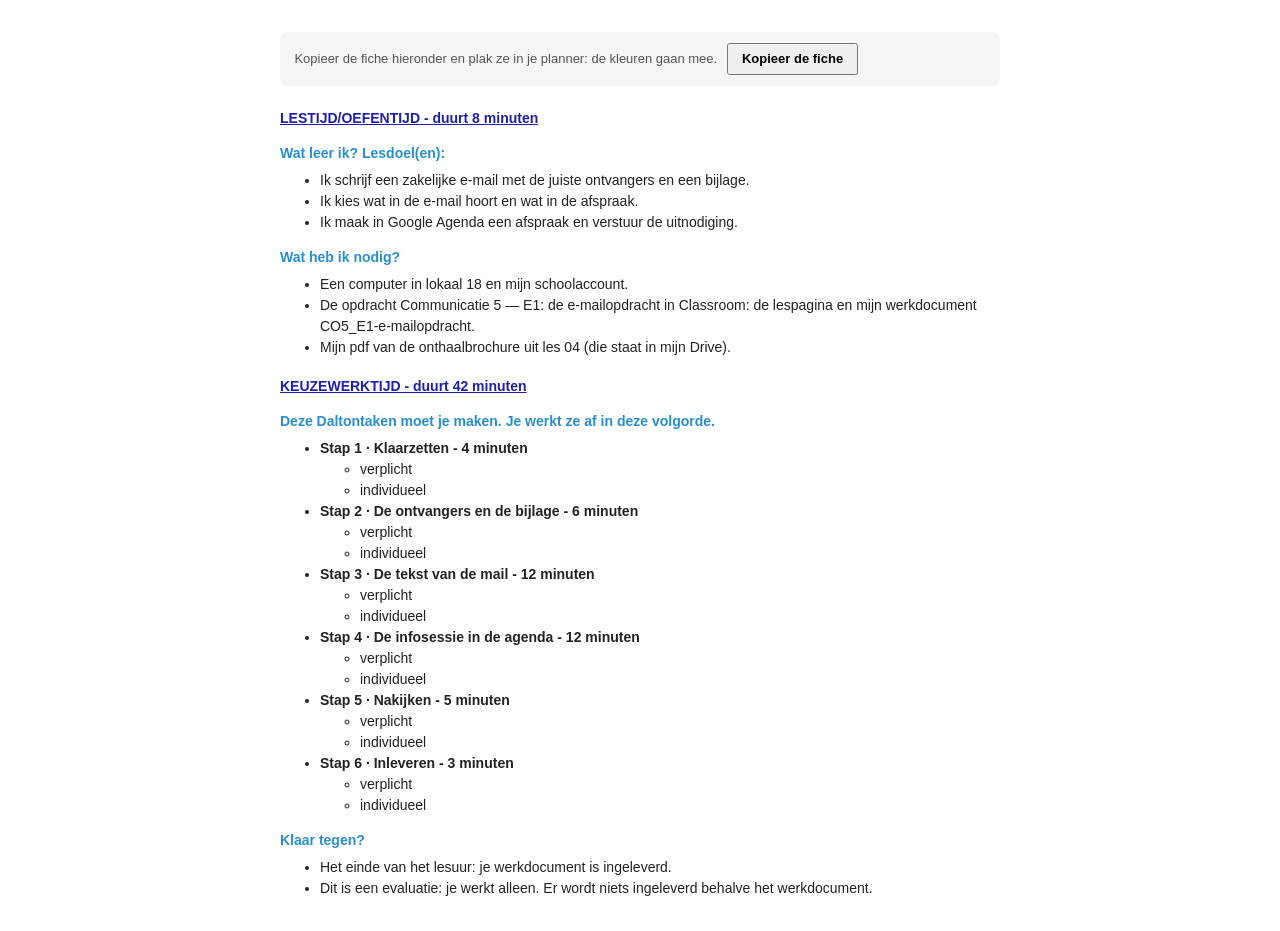
<file: dalton-lesfiche.html>
<!DOCTYPE html>
<html lang="nl-BE">
<head>
<meta charset="UTF-8">
<meta name="viewport" content="width=device-width, initial-scale=1">
<title>Dalton-lesfiche · ORLO · Les 15 — E1: de e-mailopdracht</title>
<!--
  Dalton-lesfiche voor de leerlingen, in de kleurcode van het Dalton-sjabloon:
    tijdsblokken  #1D1FB4  vet + onderlijnd
    tussenkoppen  #288ED4  vet
    tekst         #222222  (taaktitels vet)
  De opmaak staat INLINE, zodat ze meekomt als je kopieert en plakt in je planner.
  Keuzewerktijd = 50 minuten - instructietijd. De minuten per taak = die van dia 9.
-->
<style>
  body { margin: 2rem auto; max-width: 720px; padding: 0 1rem; background: #fff; }
  .uitleg { font: 13px/1.5 Arial, sans-serif; color: #555; background: #f6f6f6; border-radius: 8px; padding: .7rem .9rem; margin-bottom: 1.4rem; }
  .uitleg button { font: inherit; font-weight: bold; margin-left: .4rem; padding: .25rem .8rem; cursor: pointer; }
</style>
</head>
<body>

<p class="uitleg">Kopieer de fiche hieronder en plak ze in je planner: de kleuren gaan mee.
  <button type="button" id="kopieer">Kopieer de fiche</button> <span id="gemeld"></span></p>

<div id="fiche" style="font-family: 'Open Sans', Arial, sans-serif; font-size: 14px; line-height: 1.5; color: #222222;">
  <p style="margin: 0 0 14px;"><span style="color: #1D1FB4; font-weight: bold; text-decoration: underline;">LESTIJD/OEFENTIJD - duurt 8 minuten</span></p>

  <p style="margin: 0 0 6px; color: #288ED4; font-weight: bold;">Wat leer ik? Lesdoel(en):</p>
  <ul style="margin: 0 0 14px; list-style-type: disc;">
    <li>Ik schrijf een zakelijke e-mail met de juiste ontvangers en een bijlage.</li>
    <li>Ik kies wat in de e-mail hoort en wat in de afspraak.</li>
    <li>Ik maak in Google Agenda een afspraak en verstuur de uitnodiging.</li>
  </ul>

  <p style="margin: 0 0 6px; color: #288ED4; font-weight: bold;">Wat heb ik nodig?</p>
  <ul style="margin: 0 0 18px; list-style-type: disc;">
    <li>Een computer in lokaal 18 en mijn schoolaccount.</li>
    <li>De opdracht Communicatie 5 — E1: de e-mailopdracht in Classroom: de lespagina en mijn werkdocument CO5_E1-e-mailopdracht.</li>
    <li>Mijn pdf van de onthaalbrochure uit les 04 (die staat in mijn Drive).</li>
  </ul>

  <p style="margin: 0 0 14px;"><span style="color: #1D1FB4; font-weight: bold; text-decoration: underline;">KEUZEWERKTIJD - duurt 42 minuten</span></p>

  <p style="margin: 0 0 6px; color: #288ED4; font-weight: bold;">Deze Daltontaken moet je maken. Je werkt ze af in deze volgorde.</p>
  <ul style="margin: 0 0 14px; list-style-type: disc;">
    <li><strong>Stap 1 · Klaarzetten - 4 minuten</strong>
      <ul style="list-style-type: circle;"><li>verplicht</li><li>individueel</li></ul></li>
    <li><strong>Stap 2 · De ontvangers en de bijlage - 6 minuten</strong>
      <ul style="list-style-type: circle;"><li>verplicht</li><li>individueel</li></ul></li>
    <li><strong>Stap 3 · De tekst van de mail - 12 minuten</strong>
      <ul style="list-style-type: circle;"><li>verplicht</li><li>individueel</li></ul></li>
    <li><strong>Stap 4 · De infosessie in de agenda - 12 minuten</strong>
      <ul style="list-style-type: circle;"><li>verplicht</li><li>individueel</li></ul></li>
    <li><strong>Stap 5 · Nakijken - 5 minuten</strong>
      <ul style="list-style-type: circle;"><li>verplicht</li><li>individueel</li></ul></li>
    <li><strong>Stap 6 · Inleveren - 3 minuten</strong>
      <ul style="list-style-type: circle;"><li>verplicht</li><li>individueel</li></ul></li>
  </ul>

  <p style="margin: 0 0 6px; color: #288ED4; font-weight: bold;">Klaar tegen?</p>
  <ul style="margin: 0; list-style-type: disc;">
    <li>Het einde van het lesuur: je werkdocument is ingeleverd.</li>
    <li>Dit is een evaluatie: je werkt alleen. Er wordt niets ingeleverd behalve het werkdocument.</li>
  </ul>
</div>

<script>
  // Kopieert de fiche MET opmaak (kleuren, vet, onderlijnd) naar het klembord.
  // 1) moderne klembordfunctie met HTML, 2) oudere manier, 3) anders: fiche selecteren.
  var knop = document.getElementById('kopieer'), melding = document.getElementById('gemeld');
  var fiche = document.getElementById('fiche');
  function selecteer() {
    var bereik = document.createRange(); bereik.selectNodeContents(fiche);
    var sel = window.getSelection(); sel.removeAllRanges(); sel.addRange(bereik);
  }
  function oudeManier() {
    selecteer();
    var gelukt = false;
    try { gelukt = document.execCommand('copy'); } catch (e) { gelukt = false; }
    melding.textContent = gelukt ? 'Gekopieerd. Plak het in je planner.'
                                 : 'De fiche is geselecteerd: druk nu op Cmd + C (of Ctrl + C).';
  }
  knop.addEventListener('click', function () {
    if (navigator.clipboard && window.ClipboardItem) {
      var item = new ClipboardItem({
        'text/html': new Blob([fiche.outerHTML], { type: 'text/html' }),
        'text/plain': new Blob([fiche.innerText], { type: 'text/plain' })
      });
      navigator.clipboard.write([item]).then(function () {
        melding.textContent = 'Gekopieerd. Plak het in je planner.';
      }, oudeManier);
    } else {
      oudeManier();
    }
  });
</script>
</body>
</html>
</file>
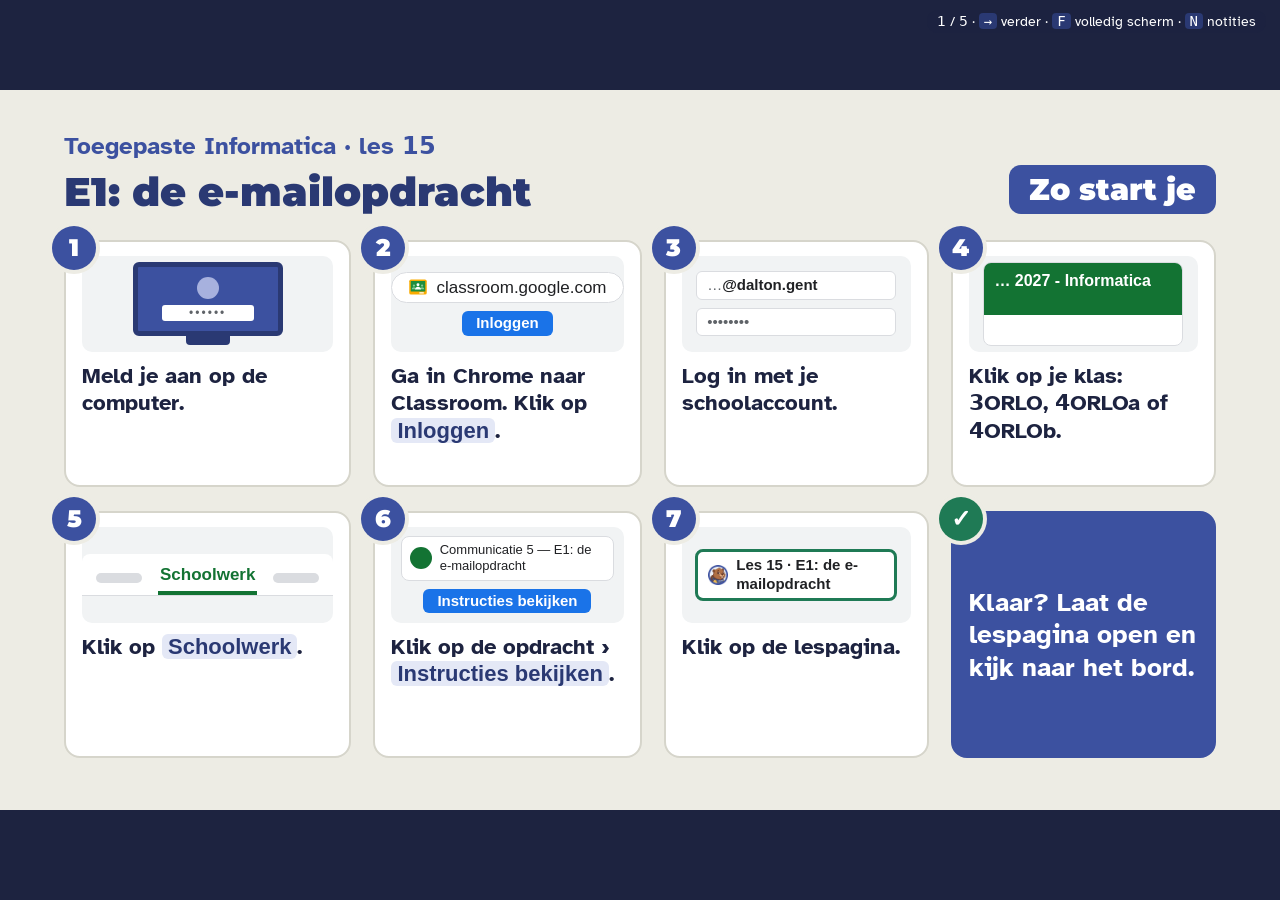
<file: presentatie.html>
<!DOCTYPE html>
<html lang="nl-BE">
<head>
  <meta charset="UTF-8">
  <meta name="viewport" content="width=device-width, initial-scale=1">
  <title>E1: de e-mailopdracht · dia's · NovaDepot</title>
  <link rel="icon" href="assets/novadepot-icon.svg" type="image/svg+xml">
  <link rel="stylesheet" href="css/slides.css">
  <style>
    .compact .two { flex: 0 0 auto; }
    .compact .panel p { margin-bottom: 10px; }
    .compact .panel p:last-child { margin-bottom: 0; }
    .qhead { font-size: 30px; font-weight: 700; margin: 0 0 6px; }
    .qcol .opt { font-size: 26px; padding: 8px 16px; }
    .qcol .opt .n { width: 46px; height: 46px; font-size: 24px; }
    .klok { font-size: 22px; color: #4D5573; }
    .steps1 { margin: 0; padding-left: 1.2em; }
    .steps1 li { font-size: 27px; margin-bottom: 14px; }
    .steps1 li:last-child { margin-bottom: 0; }
    .lbl { font-weight: 700; font-size: 22px !important; margin: 0 0 10px; color: var(--navy-deep); }
    .rood { color: #A0372A; font-weight: 700; }
    .groen { color: #1F7A55; font-weight: 700; }
    .vond { list-style: none; padding: 0 !important; margin: 0 0 14px; display: grid; gap: 12px; }
    .vond li { display: grid; grid-template-columns: 56px 1fr; gap: 16px; align-items: center; background: #fff; border: 2px solid #D6D5CB; border-radius: 14px; padding: 10px 18px; font-size: 26px !important; margin: 0 !important; line-height: 1.3; }
    .vond .nr { width: 46px; height: 46px; border-radius: 50%; background: var(--navy); color: #fff; font-weight: 700; font-size: 24px; display: flex; align-items: center; justify-content: center; }
    /* een nagemaakt venster Nieuw bericht (kijk naar de mail van Tom) */
    .dmail { background: #fff; border: 2px solid #9AA0A6; border-radius: 12px 12px 6px 6px; overflow: hidden; font-family: Arial, Helvetica, sans-serif; font-size: 23px; color: #202124; box-shadow: 0 8px 24px rgba(29,35,64,.15); }
    .dm-kop { background: #F2F6FC; font-weight: 700; font-size: 20px; padding: 8px 18px; }
    .dm-veld { display: flex; gap: 14px; padding: 8px 18px; border-bottom: 1px solid #E3E3E3; font-size: 21px; }
    .dm-veld span { color: #5F6368; min-width: 120px; }
    .dm-veld .leeg { color: #A0372A; font-style: italic; }
    .dm-tekst { padding: 14px 18px 4px; }
    .dm-tekst p { margin: 0 0 12px !important; font-size: 23px !important; line-height: 1.3 !important; }
    /* de zes bouwstenen: een nummer en de naam links, wat erin staat rechts */
    .dbouw { background: #fff; border: 2px solid #9AA0A6; border-radius: 12px 12px 6px 6px; overflow: hidden; font-family: Arial, Helvetica, sans-serif; box-shadow: 0 8px 24px rgba(29,35,64,.15); }
    .db-kop { background: #F2F6FC; font-weight: 700; font-size: 21px; padding: 6px 18px; }
    .db-veld { display: flex; gap: 14px; padding: 6px 18px; border-bottom: 1px solid #E3E3E3; font-size: 22px; color: #5F6368; }
    .db-veld span { min-width: 150px; }
    .db-rij { display: grid; grid-template-columns: 290px 1fr; gap: 16px; align-items: center; padding: 10px 18px; border-bottom: 1px dashed #D6D5CB; }
    .db-rij:last-child { border-bottom: 0; }
    .db-naam { display: flex; align-items: center; gap: 12px; font-weight: 700; color: var(--navy-deep); font-size: 27px; }
    .db-naam b { flex: none; width: 42px; height: 42px; border-radius: 50%; background: var(--navy); color: #fff; display: flex; align-items: center; justify-content: center; font-size: 23px; }
    .db-tekst { font-size: 26px; color: #202124; line-height: 1.2; }
    .ondw { background: #fff; border: 3px solid var(--navy); border-radius: 12px; padding: 8px 16px; margin: 0; font-family: Arial, sans-serif; font-size: 24px !important; line-height: 1.25 !important; }
    .ondw .lblk { display: block; font-size: 18px; color: #5F6368; margin-bottom: 2px; }
    .ondw.slecht { border-color: #A0372A; }
    .ondw.goed { border-color: var(--ok); }
    .groot { font-size: 30px !important; }
    .markeer { background: #FCD6CF; border-radius: 6px; padding: 0 8px; font-weight: 700; }
    /* les 12: wie ziet welk adres, en de bijlage als chip */
    .dmail .dm-veld.rij { align-items: flex-start; }
    .dm-veld .lijn { display: block; line-height: 1.25; }
    .dm-veld b { font-weight: 400; }
    .kaartjes { display: grid; grid-template-columns: 1fr 1fr; gap: 12px; }
    .kaartje { background: #fff; border: 3px solid var(--navy); border-radius: 14px; padding: 10px 14px; font-size: 24px; line-height: 1.2; }
    .kaartje b { display: block; font-size: 26px; color: var(--navy-deep); }
    .kaartje span { font-size: 19px; color: #5F6368; word-break: break-all; }
    .pdf { display: flex; align-items: center; gap: 16px; background: #fff; border: 2px solid #9AA0A6; border-radius: 14px; padding: 16px 20px; font-family: Arial, Helvetica, sans-serif; font-size: 25px; box-shadow: 0 8px 24px rgba(29,35,64,.15); }
    .pdf .tag { flex: none; background: #D93025; color: #fff; border-radius: 6px; font-size: 22px; font-weight: 700; padding: 6px 10px; }
    .pdf small { display: block; font-size: 20px; color: #5F6368; }
    .regel3 { list-style: none; padding: 0 !important; margin: 0; display: grid; gap: 10px; }
    .regel3 li { display: grid; grid-template-columns: 150px 1fr; gap: 16px; align-items: center; background: #fff; border: 2px solid #D6D5CB; border-radius: 14px; padding: 10px 18px; font-size: 27px !important; margin: 0 !important; line-height: 1.25; }
    .regel3 .w { font-weight: 700; color: var(--navy-deep); font-size: 30px; }
    .dsug { margin: 8px 0 0 150px; width: 520px; border: 2px solid #DADCE0; border-radius: 10px; background: #fff; font-family: Arial, Helvetica, sans-serif; font-size: 22px; overflow: hidden; box-shadow: 0 8px 24px rgba(29,35,64,.15); }
    .dsug div { padding: 8px 16px; }
    .dsug .k { background: #F8F9FA; color: #5F6368; font-size: 19px; font-weight: 700; }
    .dsug .a { background: #E8F0FE; }
    .dsug .l { color: #5F6368; font-size: 15px; font-weight: 700; letter-spacing: .04em; padding-bottom: 2px; }
    .dchip b.doc { background: #1A73E8; }
    .dchip { display: inline-flex; align-items: center; gap: 10px; border: 2px solid #DADCE0; border-radius: 99px; padding: 4px 16px 4px 6px; background: #fff; font-size: 22px; }
    .dchip b { background: #D93025; color: #fff; border-radius: 99px; font-size: 17px; padding: 3px 10px; }
    .oogrij { display: grid; grid-template-columns: repeat(3, 1fr); gap: 14px; }
    .oog { background: #fff; border: 3px solid var(--navy); border-radius: 14px; padding: 10px 12px; text-align: center; font-size: 24px; line-height: 1.2; }
    .oog b { display: block; font-size: 30px; color: var(--navy-deep); margin-bottom: 4px; }
    .oog svg { width: 52px; height: 52px; fill: none; stroke: var(--navy); stroke-width: 1.8; stroke-linecap: round; stroke-linejoin: round; }
    .oog.bcc { border-color: #A0372A; }
    .oog.bcc svg { stroke: #A0372A; }
  </style>
</head>
<body>
<div class="hud"><span id="counter"></span> · <kbd>→</kbd> verder · <kbd>F</kbd> volledig scherm · <kbd>N</kbd> notities</div>
<div class="deck"><div class="stage">
<!-- 1 · vaste startdia -->
<section class="slide start">
  <div class="start-kop">
    <div>
      <p class="kicker">Toegepaste Informatica · les 15</p>
      <h1>E1: de e-mailopdracht</h1>
    </div>
    <span class="start-zo">Zo start je</span>
  </div>
  <ol class="startroute">
    <li><div class="sr-beeld"><div class="pc-scherm"><span class="pc-avatar"></span><span class="pc-veld">••••••</span></div><div class="pc-voet"></div></div><span class="sr-tekst">Meld je aan op de computer.</span></li>
    <li><div class="sr-beeld"><span class="url-balk"><img class="logo" src="assets/logos/classroom.svg" alt="">classroom.google.com</span><span class="url-knop">Inloggen</span></div><span class="sr-tekst">Ga in Chrome naar Classroom. Klik op <span class="knop">Inloggen</span>.</span></li>
    <li><div class="sr-beeld"><span class="login-veld">…<b>@dalton.gent</b></span><span class="login-veld">••••••••</span></div><span class="sr-tekst">Log in met je schoolaccount.</span></li>
    <li><div class="sr-beeld"><div class="lesgroep"><span class="lesgroep-kop">… 2027 - Informatica</span></div></div><span class="sr-tekst">Klik op je klas: 3ORLO, 4ORLOa of 4ORLOb.</span></li>
    <li><div class="sr-beeld"><div class="tabs"><span class="tab-grijs"></span><span class="tab-aan">Schoolwerk</span><span class="tab-grijs"></span></div></div><span class="sr-tekst">Klik op <span class="knop">Schoolwerk</span>.</span></li>
    <li><div class="sr-beeld"><span class="opdr-rij"><span class="opdr-ic"></span>Communicatie 5 — E1: de e-mailopdracht</span><span class="opdr-link">Instructies bekijken</span></div><span class="sr-tekst">Klik op de opdracht › <span class="knop">Instructies bekijken</span>.</span></li>
    <li><div class="sr-beeld"><span class="bijl-chip aan"><img class="logo" src="assets/logos/lespagina.webp" alt="">Les 15 · E1: de e-mailopdracht</span></div><span class="sr-tekst">Klik op de lespagina.</span></li>
    <li class="klaar">Klaar? Laat de lespagina open en kijk naar het bord.</li>
  </ol>
  <template class="note">
    <p><strong>Lesstart (0–1'). De vaste startdia</strong> (sinds 09-10-2026, elke les dezelfde, voor alle klassen). Laat ze op het bord staan terwijl de leerlingen aanmelden.</p>
    <p>Het <strong>wachtwoord van de computers</strong> staat niet op de dia: de dia's staan openbaar online. Zeg het, of schrijf het op het bord.</p>
    <p>Ga verder als de meesten de lespagina open hebben.</p>
  </template>
</section>

<!-- 2 · lesstart -->
<section class="slide met-mascotte">
  <img class="mascotte" src="assets/mascotte/dalton_wijzen_links.webp" alt="" width="240" height="240">
  <p class="kicker">Lesstart · 2 minuten</p>
  <h2 style="margin-bottom:14px">Vandaag toon je wat je kan</h2>
  <ul class="vond">
    <li><span class="nr">11</span><span>De <strong>zakelijke e-mail</strong>: de zes bouwstenen.</span></li>
    <li><span class="nr">12</span><span><strong>Aan, Cc, Bcc</strong> en een <strong>bijlage</strong>.</span></li>
    <li><span class="nr">14</span><span>Een <strong>uitnodiging</strong> in Google Agenda.</span></li>
  </ul>
  <p class="klok" style="margin-top:8px;font-size:26px"><strong>Je werkt alleen.</strong> Je mag de lespagina en je vorige werkdocumenten gebruiken.</p>
  <template class="note">
    <p><strong>Lesstart (0&ndash;2').</strong> Dia 1 blijft staan terwijl de computers opstarten; ga verder als de meesten de lespagina open hebben. Zeg: <em>"Vandaag toon je wat je in les 11 tot 14 leerde. Je werkt alleen. Je mag de lespagina en je vorige werkdocumenten gebruiken."</em></p>
    <p>Geen vraag over de inhoud en geen demo: alles is in les 11&ndash;14 voorgedaan. Zeg ook: <em>"Het is een evaluatie: je krijgt er 20 punten voor."</em></p>
  </template>
</section>

<!-- 3 · de opdracht -->
<section class="slide compact">
  <p class="kicker">Instructie · de opdracht · 2 minuten</p>
  <h2 style="margin-bottom:14px">Tom moet twee dingen doen</h2>
  <div class="two" style="grid-template-columns: 1fr 1fr; align-items: start">
    <div class="panel">
      <p class="lbl">1 · Een e-mail</p>
      <p style="font-size:26px">Aan de vijf nieuwe <strong>jobstudenten</strong>, over hun eerste werkdag, met de <strong>onthaalbrochure</strong> als bijlage.</p>
      <p style="font-size:26px">Sara van de preventiedienst moet weten wat er gestuurd werd. Ze moet niets doen.</p>
    </div>
    <div class="panel">
      <p class="lbl">2 · Een afspraak</p>
      <p style="font-size:26px">In <strong>Google Agenda</strong>: de infosessie.</p>
      <p style="font-size:26px">Je nodigt alleen je <strong>leraar</strong> uit.</p>
    </div>
  </div>
  <p class="klok" style="margin-top:12px;font-size:26px"><strong>De notities van Tom staan door elkaar.</strong> Jij kiest wat in de e-mail hoort en wat in de afspraak.</p>
  <template class="note">
    <p><strong>De opdracht (2'; 2&ndash;4' van de instructie).</strong> Lees de twee opdrachten voor. De notities staan op de lespagina (stap 1) en in het werkdocument, bewust door elkaar: <em>"Jij kiest wat in de mail hoort en wat in de agenda."</em></p>
    <p>Het e-mailadres van je schoolmailbox staat <strong>op het bord</strong> en nergens anders. De leerlingen typen het bij <em>Gasten</em>.</p>
    <p>Geen hulp bij de inhoud. Op <em>"Wat moet in de mail?"</em> antwoord je: <em>"Kijk naar de notities en je nakijklijst."</em></p>
  </template>
</section>

<!-- 4 · zo haal je je punten -->
<section class="slide compact">
  <p class="kicker">Instructie · de puntenlijst · 2 minuten</p>
  <h2 style="margin-bottom:12px">Zo haal je je punten <span class="klok" style="font-size:28px">· 20</span></h2>
  <div class="two" style="grid-template-columns: 1.15fr 0.85fr; align-items: start">
    <ul class="regel3" style="gap:6px">
      <li style="grid-template-columns:1fr 60px;padding:6px 16px;font-size:23px !important"><span>De <strong>e-mail</strong>: ontvangers, onderwerp, tekst, bijlage, toon</span><span class="w" style="text-align:right">12</span></li>
      <li style="grid-template-columns:1fr 60px;padding:6px 16px;font-size:23px !important"><span>De <strong>afspraak</strong>: titel, dag en uur, locatie, gast, beschrijving, verstuurd</span><span class="w" style="text-align:right">6</span></li>
      <li style="grid-template-columns:1fr 60px;padding:6px 16px;font-size:23px !important"><span><strong>Nakijken</strong>: de nakijklijst, een zin, de schermafbeelding</span><span class="w" style="text-align:right">2</span></li>
    </ul>
    <div class="panel navy">
      <p style="font-size:25px"><strong>Let extra op</strong></p>
      <p style="font-size:24px">de <strong>ontvangers</strong><br>de <strong>datum en het uur</strong><br>de <strong>bijlage</strong><br>de uitnodiging <strong>versturen</strong></p>
    </div>
  </div>
  <p class="klok" style="margin-top:12px;font-size:24px">De volledige puntenlijst staat op de lespagina, in stap 1. Een tikfout in een e-mailadres telt als fout.</p>
  <template class="note">
    <p><strong>Zo haal je je punten (2'; 4&ndash;6').</strong> Toon de drie blokken: 12 + 6 + 2 = 20. Zeg: <em>"De volledige lijst met alle criteria staat op de lespagina, in stap 1. Lees ze vóór je begint."</em> De vier punten rechts zijn de essentiële fouten (§ 22): de ontvangers (de adressen van de jobstudenten mogen niet voor elkaar zichtbaar zijn), een verkeerde datum of een verkeerd uur, geen bijlage, en de afspraak opgeslagen met <em>Niet sturen</em>. Noem ze niet voor, laat de leerlingen de lijst lezen.</p>
    <p>Aftrek (<code>_afspraken/evaluatie-en-privacy.md</code>): te laat = &minus;5; het codewoord van de zelftest leeg of fout = &minus;2; niets ingeleverd = 0 (inhalen mag).</p>
  </template>
</section>

<!-- 5 · deadline en zo werk je verder -->
<section class="slide compact met-mascotte">
  <img class="mascotte" src="assets/mascotte/dalton_laptop.webp" alt="" width="240" height="240">
  <p class="kicker">Zelfstandig werk · <span class="eindtijd">42 minuten</span></p>
  <h2>Zo werk je verder</h2>
  <div class="two" style="grid-template-columns: 1.6fr 1fr">
    <div>
      <ol class="steps1 kloklijst" data-instructie="8" data-lesmomenten="2026-11-18/9.15/10.05/3ORLO/2;2026-11-18/10.25/11.15/4ORLOb/3;2026-11-19/13.45/14.35/4ORLOa/7" data-beltijden="8.25-9.15 9.15-10.05 10.25-11.15 11.15-12.05 12.05-12.55 13.45-14.35 14.35-15.25 15.25-16.15 16.15-17.05">
        <li data-min="4">Klaarzetten <span class="klok tijd">4'</span></li>
        <li data-min="6">De ontvangers en de bijlage <span class="klok tijd">6'</span></li>
        <li data-min="12">De tekst van de mail <span class="klok tijd">12'</span></li>
        <li data-min="12">De infosessie in de agenda <span class="klok tijd">12'</span></li>
        <li data-min="5">Nakijken <span class="klok tijd">5'</span></li>
        <li data-min="3">Inleveren <span class="klok tijd">3'</span></li>
      </ol>
    </div>
    <div class="panel navy">
      <p style="font-size:25px"><strong>Vast?</strong></p>
      <p style="font-size:26px">1. <em>Toon stapjes</em><br>2. De geheugensteun<br>3. Ik (alleen de software)</p>
      <p style="margin-top:14px;font-size:22px">Vink af in de <strong>checklist</strong>.</p>
    </div>
  </div>
  <p class="klok" style="margin-top:12px;font-size:25px">
    <strong>Deadline: het einde van dit lesuur.</strong> Eerst de nakijklijst, dan <strong>Inleveren</strong>. Het adres van je leraar staat op het bord.<br>
    De opdracht staat in <span class="met-logo"><img class="logo" src="assets/logos/classroom.svg" alt="">Google Classroom</span>: <em>Communicatie 5 &mdash; E1: de e-mailopdracht</em>. Je levert alleen je <strong>werkdocument</strong> in.<br>Adres: jonasdaltongent.github.io/E1-Email-NovaDepot/<!-- PAS AAN --></p>
  <template class="note">
    <p><strong>Deadline en inleveren (6&ndash;8').</strong> Laat deze dia staan zolang ze werken: <strong>het einde van het lesuur is de deadline</strong> (3ORLO 10.05 uur, 4ORLOb 11.15 uur, 4ORLOa 14.35 uur). Zet het adres van je schoolmailbox op het <strong>bord</strong>. Zeg: <em>"Eerst de nakijklijst, dan Inleveren. Wie niet klaar is, levert toch in."</em></p>
    <p><strong>De kloktijden</strong> komen uit de planning (<code>_tools/zet_lesmomenten.py</code>): de tijd verdeelt zich over de stappen na de 8 minuten instructie. Te vroeg getoond? Druk op <strong>T</strong>.</p>
    <p><strong>Rondgang:</strong> alleen de software (<em>"Waar vind je Meer opties?"</em>, <em>"Hoe maak je een chip?"</em>, <em>"Welke toetsen voor een schermafbeelding?"</em>). Eerste rondgang: heeft iedereen het <strong>eigen</strong> werkdocument open? Daarna: staat de afspraak op de juiste dag en zit er een schermafbeelding in? Op inhoud antwoord je: <em>"Kijk naar de notities en je nakijklijst."</em></p>
    <p><strong>Minimumroute:</strong> eerst de e-mail (deel 1, 12 punten), dan de afspraak (6 punten), dan inleveren. Wie na 30 minuten nog bij de mail zit, begint toch aan de afspraak.</p>
    <p>Wie vraagt hoe hij inlevert: kijk eerst onder de vragen van de laatste stap. Laatste minuut: <em>"Vertrek je? Log uit, of druk op Windows + L."</em></p>
    <p><strong>Vergeet niet</strong> het adres op deze dia aan te passen als de repository anders heet.</p>
  </template>
</section>

</div></div>
<div class="notes" id="notes"></div>
<script src="js/slides.js"></script>
</body>
</html>
</file>
<file: css/style.css>
/* ==========================================================================
   Les 15 · E1: de e-mailopdracht (NovaDepot) — leerlingentool
   Toegepaste Informatica · 2de graad Organisatie en logistiek
   (arbeidsmarktgerichte finaliteit) · GO! Dalton Gent · ORLO
   Overgenomen uit les 2 van 3MWWE (versie 2.1, met het filmpje bij Hulp nodig?).

   Opbouw naar het voorbeeld van PedalPro (rustig, één ding tegelijk):
     links   de route (stappenlijst, altijd zichtbaar)
     midden  één stap: titel · één zin · wat moet je doen · één tip · klaar als
     rechts  de checklist met concrete taken (altijd zichtbaar)
   Op een half scherm (< 900 px) staat alles onder elkaar en toont de checklist
   alleen de taken van de stap waarin je zit.

   Huisstijl: Dalton-kleuren. Geen externe bestanden: lettertypes staan in
   assets/fonts (OFL-licentie), pictogrammen staan als SVG in index.html.
   ========================================================================== */

@font-face { font-family: "Atkinson"; src: url("../assets/fonts/atkinson-regular.woff2") format("woff2"); font-weight: 400; font-style: normal; font-display: swap; }
@font-face { font-family: "Atkinson"; src: url("../assets/fonts/atkinson-bold.woff2") format("woff2"); font-weight: 700; font-style: normal; font-display: swap; }
@font-face { font-family: "Atkinson"; src: url("../assets/fonts/atkinson-italic.woff2") format("woff2"); font-weight: 400; font-style: italic; font-display: swap; }
/* Atkinson tekent de nul met een schuine streep (lijkt op Ø). Cijfers daarom uit een systeemlettertype. */
@font-face { font-family: "Atkinson"; src: local("Segoe UI"), local("SegoeUI"), local("Arial"), local("Helvetica"), local("Roboto"); font-weight: 400; unicode-range: U+0030-0039; }
@font-face { font-family: "Atkinson"; src: local("Segoe UI Bold"), local("SegoeUI-Bold"), local("Arial Bold"), local("Arial-BoldMT"), local("Helvetica Bold"), local("Roboto Bold"); font-weight: 700; unicode-range: U+0030-0039; }
/* ook schuin: anders wordt "16.30 uur" in een cursief citaat 16.3Ø (MW les 4, 13-10-2026) */
@font-face { font-family: "Atkinson"; src: local("Segoe UI Italic"), local("SegoeUI-Italic"), local("Arial Italic"), local("Arial-ItalicMT"), local("Helvetica Oblique"), local("Helvetica-Oblique"), local("Roboto Italic"), local("Roboto-Italic"); font-weight: 400; font-style: italic; unicode-range: U+0030-0039; }
@font-face { font-family: "Montserrat"; src: url("../assets/fonts/montserrat-heavy.woff2") format("woff2"); font-weight: 700 900; font-style: normal; font-display: swap; }

:root {
  /* Dalton Gent-huisstijl */
  --navy: #3C51A0;
  --navy-deep: #2A3973;
  --peri: #A7B1DE;
  --peri-soft: #EEF0F9;
  --blush: #FCD6CF;
  --blush-soft: #FEF3F0;
  --paper: #FFFFFF;
  --bg: #F4F5F9;

  --ink: #1D2340;
  --muted: #545B78;
  --line: #E1E3EC;

  --ok: #1F7A55;
  --ok-soft: #EAF6F0;
  --warn: #A0372A;
  --warn-soft: #FDF1EE;
  --tip: #8A5A00;
  --tip-soft: #FFF7E3;

  --radius: 16px;
  --radius-sm: 10px;
  --shadow: 0 1px 2px rgba(29, 35, 64, .05), 0 6px 20px rgba(29, 35, 64, .06);

  --body: "Atkinson", "Segoe UI", Arial, sans-serif;
  --head: "Montserrat", "Segoe UI", Arial, sans-serif;
  --mono: "Courier New", Consolas, monospace;
}

* { box-sizing: border-box; }
html { -webkit-text-size-adjust: 100%; }
body {
  margin: 0;
  font-family: var(--body);
  font-size: 17px;
  line-height: 1.6;
  color: var(--ink);
  background: var(--bg);
}
h1, h2, h3 { font-family: var(--head); color: var(--navy-deep); line-height: 1.2; margin: 0; }
p { margin: 0 0 .8rem; }
p:last-child { margin-bottom: 0; }
a { color: var(--navy); }
code { font-family: var(--mono); font-size: .92em; background: var(--peri-soft); padding: .05rem .3rem; border-radius: 5px; overflow-wrap: anywhere; }
:focus-visible { outline: 3px solid var(--navy); outline-offset: 2px; border-radius: 6px; }
[hidden] { display: none !important; }

/* Pictogrammen (SVG-symbolen bovenaan index.html) */
.ic { width: 1.15em; height: 1.15em; flex-shrink: 0; fill: none; stroke: currentColor; stroke-width: 2; stroke-linecap: round; stroke-linejoin: round; vertical-align: -.2em; }

/* Knop- en toetsnamen */
.ui { font-weight: 700; color: var(--navy-deep); background: var(--peri-soft); padding: 0 .35rem; border-radius: 5px; white-space: nowrap; }
.key { display: inline-block; font-weight: 700; font-size: .9em; border: 1px solid #C4C7D4; border-bottom-width: 3px; border-radius: 6px; background: #fff; padding: 0 .35rem; white-space: nowrap; }

/* ---------- Kopbalk ---------- */
.topbar { background: var(--paper); border-bottom: 1px solid var(--line); }
.topbar-inner { max-width: 1440px; margin: 0 auto; padding: .7rem 1.2rem; display: flex; align-items: center; gap: 1rem; }
.brand { display: flex; align-items: center; gap: .9rem; text-decoration: none; min-width: 0; }
.brand img { height: 36px; width: auto; display: block; flex-shrink: 0; }
.brand-lesson { font-family: var(--head); font-weight: 800; font-size: 1rem; color: var(--navy-deep); white-space: nowrap; overflow: hidden; text-overflow: ellipsis; padding-left: .9rem; border-left: 1px solid var(--line); }
.topbar-spacer { flex: 1; }
.dalton-mark { height: 30px; width: auto; display: block; }

/* ---------- Drie kolommen ---------- */
.layout {
  max-width: 1440px; margin: 0 auto; padding: 1.25rem 1.2rem 3rem;
  display: grid; grid-template-columns: 250px minmax(0, 1fr) 300px; gap: 1.25rem; align-items: start;
}

/* ---------- Links: de route ---------- */
.route { background: var(--paper); border-radius: var(--radius); box-shadow: var(--shadow); padding: 1rem .75rem; position: sticky; top: 1rem; }
.route-title { font-size: .78rem; font-weight: 700; letter-spacing: .08em; text-transform: uppercase; color: var(--muted); padding: 0 .6rem .5rem; margin: 0; }
.route-group { font-size: .78rem; font-weight: 700; color: var(--navy); background: var(--peri-soft); border-radius: 8px; padding: .3rem .6rem; margin: .8rem .3rem .35rem; }
.nav-btn {
  display: flex; align-items: center; gap: .7rem; width: 100%;
  font: inherit; font-size: .97rem; text-align: left; color: var(--ink);
  background: none; border: 0; border-radius: var(--radius-sm); padding: .5rem .6rem; cursor: pointer;
  position: relative;
}
.nav-btn:hover { background: var(--peri-soft); }
.nav-num {
  width: 1.9rem; height: 1.9rem; border-radius: 50%; flex-shrink: 0;
  display: inline-flex; align-items: center; justify-content: center;
  background: #ECEDF3; color: var(--muted); font-weight: 700; font-size: .9rem;
}
.nav-btn[aria-current="step"] { background: var(--peri-soft); font-weight: 700; color: var(--navy-deep); }
.nav-btn[aria-current="step"]::before { content: ""; position: absolute; left: -.75rem; top: .45rem; bottom: .45rem; width: 4px; border-radius: 0 4px 4px 0; background: var(--navy); }
.nav-btn[aria-current="step"] .nav-num { background: var(--navy); color: #fff; }
.nav-btn.done .nav-num { background: var(--ok); color: #fff; }
.nav-btn .nav-check { display: none; }
.nav-btn.done .nav-check { display: block; }
.nav-btn.done .nav-n { display: none; }
.nav-btn.extra .nav-num { background: var(--blush-soft); color: var(--warn); border: 1px dashed #E7A99C; }

/* ---------- Midden: één stap ---------- */
.pane { display: none; }
.pane.active { display: block; }
.card { background: var(--paper); border-radius: var(--radius); box-shadow: var(--shadow); overflow: hidden; }
.card-head { padding: 1.4rem 1.8rem 1.2rem; border-bottom: 1px solid var(--line); background: linear-gradient(180deg, #FBFBFE, #fff); }
.tags { display: flex; flex-wrap: wrap; gap: .45rem; margin-bottom: .65rem; }
.tag { display: inline-flex; align-items: center; gap: .35rem; font-size: .8rem; font-weight: 700; border-radius: 99px; padding: .2rem .7rem; }
.tag-step { background: var(--navy); color: #fff; }
.tag-where { background: var(--peri-soft); color: var(--navy-deep); }
.tag-extra { background: var(--blush); color: var(--warn); }
.card-head h1, .card-head h2 { font-size: 1.55rem; font-weight: 800; }
.card-body { padding: 1.5rem 1.8rem 1.6rem; }

.intro { font-size: 1.05rem; color: var(--muted); margin-bottom: 1.3rem; }

/* "Wat moet je doen?" */
.todo-box { background: #FAFAFD; border: 1px solid var(--line); border-radius: var(--radius-sm); padding: 1.1rem 1.25rem; }
.todo-box h3 { display: flex; align-items: center; gap: .5rem; font-size: 1rem; margin-bottom: .8rem; }
.todo { list-style: none; counter-reset: act; padding: 0; margin: 0; }
.todo > li { counter-increment: act; position: relative; padding-left: 2.4rem; margin-bottom: .85rem; }
.todo > li:last-child { margin-bottom: 0; }
.todo > li::before {
  content: counter(act); position: absolute; left: 0; top: .05rem;
  width: 1.65rem; height: 1.65rem; border-radius: 50%;
  background: var(--navy); color: #fff; font-weight: 700; font-size: .85rem;
  display: flex; align-items: center; justify-content: center;
}
.todo .sub { display: block; color: var(--muted); font-size: .93rem; margin-top: .2rem; }
/* knop naar een bestand in een stap (stap 3: het zip-bestand uit de opdracht), op een eigen regel */
.todo .btn-dl { display: flex; width: fit-content; margin: .45rem 0 .15rem; }

/* Eén tip per stap */
.tip { display: flex; gap: .7rem; align-items: flex-start; background: var(--tip-soft); border-radius: var(--radius-sm); padding: .85rem 1rem; margin-top: 1.1rem; }
.tip .ic { color: var(--tip); margin-top: .15rem; }
.tip.warn { background: var(--warn-soft); }
.tip.warn .ic { color: var(--warn); }

/* Hulp: dichtgeklapt, alleen voor wie het nodig heeft */
.help { margin-top: 1rem; border: 1px solid var(--line); border-radius: var(--radius-sm); }
.help summary { cursor: pointer; padding: .7rem 1rem; font-weight: 700; color: var(--navy); list-style: none; display: flex; align-items: center; gap: .5rem; }
.help summary::-webkit-details-marker { display: none; }
.help summary::after { content: "+"; margin-left: auto; font-size: 1.2rem; line-height: 1; color: var(--muted); }
.help[open] summary::after { content: "–"; }
.help-body { padding: 0 1rem .9rem; }
.help-body > :last-child { margin-bottom: 0; }

/* "Klaar als" */
.result { display: flex; gap: .7rem; align-items: flex-start; background: var(--ok-soft); border-radius: var(--radius-sm); padding: .85rem 1rem; margin: 1.1rem 0 0; }
.result .ic { color: var(--ok); margin-top: .15rem; }

/* Vorige / volgende */
.card-nav { display: flex; justify-content: space-between; gap: .75rem; padding: 1rem 1.8rem 1.4rem; }
.btn {
  display: inline-flex; align-items: center; gap: .4rem;
  font: inherit; font-weight: 700; font-size: .95rem; cursor: pointer; text-decoration: none;
  background: var(--paper); color: var(--navy-deep); border: 2px solid var(--line); border-radius: 99px; padding: .5rem 1.1rem;
}
.btn:hover { border-color: var(--peri); }
.btn-primary { background: var(--navy); border-color: var(--navy); color: #fff; margin-left: auto; }
.btn-primary:hover { background: var(--navy-deep); border-color: var(--navy-deep); }

/* ---------- Rechts: de checklist ---------- */
.checklist { background: var(--paper); border-radius: var(--radius); box-shadow: var(--shadow); position: sticky; top: 1rem; max-height: calc(100vh - 2rem); display: flex; flex-direction: column; overflow: hidden; }
.cl-head { background: var(--navy); color: #fff; padding: 1rem 1.2rem; }
.cl-head h2 { color: #fff; font-size: 1.05rem; margin-bottom: .55rem; }
.cl-bar { height: 8px; background: rgba(255, 255, 255, .25); border-radius: 99px; overflow: hidden; }
.cl-fill { height: 100%; width: 0; background: #fff; border-radius: 99px; transition: width .3s; }
.cl-count { font-size: .85rem; margin: .45rem 0 0; opacity: .9; }
.cl-body { overflow-y: auto; padding: .6rem 1rem 1rem; }
.cl-group { padding: .5rem 0; border-bottom: 1px solid var(--line); }
.cl-group:last-child { border-bottom: 0; }
.cl-group h3 { font-family: var(--body); font-size: .8rem; font-weight: 700; letter-spacing: .04em; text-transform: uppercase; color: var(--muted); margin: .3rem 0 .35rem; }
.cl-group.done h3 { color: var(--ok); }
.cl-group.current h3 { color: var(--navy); }
.cl-item { display: flex; gap: .6rem; align-items: flex-start; padding: .3rem .2rem; border-radius: 8px; cursor: pointer; font-size: .95rem; line-height: 1.4; }
.cl-item:hover { background: var(--peri-soft); }
.cl-item input { width: 20px; height: 20px; margin: .05rem 0 0; accent-color: var(--ok); flex-shrink: 0; cursor: pointer; }
.cl-item input:checked + span { color: var(--muted); text-decoration: line-through; text-decoration-color: rgba(84, 91, 120, .5); }
.cl-foot { padding: .7rem 1rem 1rem; border-top: 1px solid var(--line); display: flex; flex-wrap: wrap; gap: .5rem; align-items: center; }
.cl-foot .btn { font-size: .85rem; padding: .35rem .8rem; }
.cl-note { font-size: .8rem; color: var(--muted); margin: 0; flex-basis: 100%; }
.cl-toggle { display: none; }

/* ---------- Filmpje in Hulp nodig? ---------- */
.help-video { margin: .6rem 0 .8rem; }
.help-video video { width: 100%; max-width: 640px; height: auto; display: block; background: #000;
  border: 1px solid var(--line); border-radius: var(--radius-sm); }
.help-video figcaption { font-size: .88rem; color: var(--muted); margin-top: .3rem; }
/* instructiefilmpje bij een stap: speelt vanzelf, zonder geluid, en herhaalt zich */
.clip { margin: 1rem 0 0; }
.clip video { width: 100%; max-width: 760px; height: auto; display: block; background: #fff;
  border: 1px solid var(--line); border-radius: var(--radius-sm); }
.clip figcaption { font-size: .88rem; color: var(--muted); margin-top: .3rem; }

/* ---------- Startpagina ---------- */
.werkwijze { display: grid; grid-template-columns: repeat(3, minmax(0, 1fr)); gap: .8rem; margin: 0 0 .4rem; }
.werk-tegel { background: #FAFAFD; border: 1px solid var(--line); border-radius: var(--radius-sm); padding: .9rem 1rem; }
.werk-tegel .ic { width: 1.6rem; height: 1.6rem; color: var(--navy); margin-bottom: .35rem; display: block; }
.werk-tegel strong { display: block; color: var(--navy-deep); }
.werk-tegel span { font-size: .92rem; color: var(--muted); }
.werk-tegel.inleveren { background: var(--ok-soft); border-color: #BFE3D1; }
.werk-tegel.inleveren .ic { color: var(--ok); }
.doelen { margin: 0; padding-left: 1.2rem; }
.doelen li { margin-bottom: .3rem; }
.start-cta { text-align: center; margin-top: 1.4rem; }
.start-cta .btn-primary { margin-left: 0; font-size: 1.05rem; padding: .7rem 1.6rem; }
.sec { font-size: 1.02rem; margin: 1.4rem 0 .6rem; }
.sec:first-child { margin-top: 0; }

/* ---------- Theoriekaart ---------- */
.t-grid { display: grid; grid-template-columns: repeat(2, minmax(0, 1fr)); gap: .9rem; }
.t-card { border: 1px solid var(--line); border-radius: var(--radius-sm); padding: 1rem 1.1rem; font-size: .95rem; }
.t-card h3 { display: flex; align-items: center; gap: .55rem; font-size: 1rem; margin-bottom: .55rem; }
.t-card h3 .ic { width: 2rem; height: 2rem; padding: .4rem; border-radius: 9px; background: var(--peri-soft); color: var(--navy); }
.t-card ul { margin: 0; padding-left: 1.1rem; }
.t-card li { margin-bottom: .25rem; }
.t-card li:last-child { margin-bottom: 0; }
.t-card.wide { grid-column: 1 / -1; }
.t-card.warn h3 .ic { background: var(--warn-soft); color: var(--warn); }
.t-rows { width: 100%; border-collapse: collapse; }
.t-rows th, .t-rows td { text-align: left; vertical-align: top; padding: .3rem .4rem .3rem 0; border-bottom: 1px solid var(--line); }
.t-rows tr:last-child th, .t-rows tr:last-child td { border-bottom: 0; }
.t-rows th { white-space: nowrap; padding-right: .8rem; color: var(--navy-deep); }
.t-os { margin: .5rem 0 0; }  /* korte slotregel onder een kaartje */

/* ---------- Mappenboom ---------- */
.tree { font-family: Arial, Helvetica, sans-serif; font-size: .95rem; line-height: 1.75; background: #fff; border: 1px solid var(--line); border-radius: var(--radius-sm); padding: .8rem 1rem; margin: 1rem 0 0; }
.tree ul { list-style: none; margin: 0; padding-left: 1.4rem; border-left: 1px dotted var(--peri); }
.tree > ul { padding-left: 0; border-left: 0; }
.tree .fold::before { content: "📁 "; }
.tree .hint-txt { color: var(--muted); font-size: .86rem; }

/* ---------- Naamkaart ---------- */
.nameplate { border: 2px solid var(--navy); border-radius: var(--radius-sm); overflow: hidden; margin: 0 0 1.2rem; }
.nameplate-head { background: var(--navy); color: #fff; font-weight: 700; padding: .45rem 1rem; font-size: .92rem; }
.nameplate-body { padding: .9rem 1rem; }
.fname { font-family: var(--mono); font-size: 1.02rem; font-weight: 700; display: block; margin-bottom: .6rem; overflow-wrap: anywhere; background: none; padding: 0; }
.fname .d { background: #E4E8F6; padding: 0 .15rem; border-radius: 3px; }
.fname .o { background: #FCD6CF; padding: 0 .15rem; border-radius: 3px; }
.fname .v { background: #DDF1E6; padding: 0 .15rem; border-radius: 3px; }
.legend-name { list-style: none; padding: 0; margin: 0; font-size: .93rem; }
.legend-name li { padding-left: 1.5rem; position: relative; margin-bottom: .2rem; }
.legend-name li::before { content: "■"; position: absolute; left: 0; }
.legend-name li.d::before { color: #A7B1DE; }
.legend-name li.o::before { color: #F2A99C; }
.legend-name li.v::before { color: #9CCFB6; }

/* Kleine tabel in een stap */
.mini { width: 100%; border-collapse: collapse; font-size: .94rem; margin-top: 1rem; }
.mini th, .mini td { text-align: left; vertical-align: top; padding: .4rem .5rem; border-bottom: 1px solid var(--line); }
.mini tr:last-child td { border-bottom: 0; }
.mini th { color: var(--muted); font-size: .85rem; }
.mini td:first-child { font-weight: 700; white-space: nowrap; color: var(--navy-deep); }

/* ---------- Zelftest ---------- */
.quiz { margin: 0 0 1.3rem; }
.quiz-q { margin: 0 0 .8rem; padding: .9rem 1rem; background: #FAFAFD; border: 1px solid var(--line); border-radius: var(--radius-sm); }
.quiz-q > p:first-child { font-weight: 700; margin-bottom: .5rem; }
.opts { display: flex; flex-direction: column; gap: .4rem; }
.quiz-q button { font: inherit; text-align: left; cursor: pointer; background: #fff; border: 2px solid var(--line); border-radius: 8px; padding: .45rem .75rem; }
.quiz-q button:hover { border-color: var(--peri); }
.quiz-q button.right { border-color: var(--ok); background: var(--ok-soft); }
.quiz-q button.wrong { border-color: var(--warn); background: var(--warn-soft); }
.quiz-q .feedback { margin: .5rem 0 0; font-weight: 700; min-height: 1.2em; font-size: .93rem; }

/* ---------- Screenshot-plaatsen ---------- */
figure.shot { margin: 1rem 0 0; display: none; }
figure.shot.loaded { display: block; }
figure.shot img { max-width: 100%; height: auto; border: 1px solid var(--line); border-radius: var(--radius-sm); display: block; }
figure.shot figcaption { font-size: .88rem; color: var(--muted); margin-top: .3rem; }
body.teacher figure.shot:not(.loaded) { display: block; border: 2px dashed #E7A99C; background: var(--blush-soft); border-radius: var(--radius-sm); padding: .7rem .9rem; font-size: .88rem; color: var(--warn); }
.teacher-banner { display: none; }
body.teacher .teacher-banner { display: block; background: #7A2E22; color: #fff; text-align: center; padding: .35rem; font-weight: 700; font-size: .9rem; }

/* ---------- Klaar! ---------- */
.klaar-overlay { position: fixed; inset: 0; background: rgba(29, 35, 64, .45); display: flex; align-items: center; justify-content: center; padding: 1rem; z-index: 50; }
.klaar-card { background: #fff; border-radius: var(--radius); box-shadow: 0 20px 60px rgba(0, 0, 0, .25); max-width: 460px; width: 100%; padding: 1.8rem; text-align: center; }
.klaar-card > .ic { width: 3rem; height: 3rem; color: var(--ok); margin-bottom: .6rem; }
.klaar-card h2 { font-size: 1.4rem; margin-bottom: .6rem; }
.klaar-card .btn { margin-top: 1rem; }

footer.site { max-width: 1440px; margin: 0 auto; padding: 0 1.2rem 2rem; font-size: .85rem; color: var(--muted); }

/* ==========================================================================
   Startpagina: "Wat heb je nodig?" in beelden (sinds 09-10-2026, _afspraken/lespagina.md)
   De beelden zijn tekeningen in HTML en CSS, geen schermafbeeldingen.
   ========================================================================== */
.nodig { list-style: none; counter-reset: nodig; margin: .2rem 0 0; padding: 0; display: grid; grid-template-columns: repeat(3, minmax(0, 1fr)); gap: 1.6rem; }
.nodig-item { counter-increment: nodig; position: relative; display: flex; flex-direction: column; }
.nodig-item::before { content: counter(nodig); position: absolute; top: -.55rem; left: -.55rem; z-index: 1; width: 1.8rem; height: 1.8rem; border-radius: 50%; background: var(--navy); color: #fff; font-weight: 700; font-size: .95rem; display: flex; align-items: center; justify-content: center; box-shadow: 0 0 0 3px #fff; }
.nodig-item.inleveren::before { background: var(--ok); }
.nodig-item + .nodig-item::after { content: "→"; position: absolute; left: -1.3rem; top: 3.4rem; color: var(--navy); font-size: 1.2rem; font-weight: 700; line-height: 1; }
.nodig-naam { font-weight: 700; color: var(--navy-deep); margin: .65rem 0 .1rem; line-height: 1.3; }
.nodig-uitleg { font-size: .93rem; color: var(--muted); margin: 0; }
.nodig-item.inleveren .nodig-uitleg { color: var(--ok); font-weight: 700; }
.nodig-noot { font-size: .92rem; color: var(--muted); margin: 1rem 0 0; }

.mock { height: 136px; border: 1px solid var(--line); border-radius: var(--radius-sm); background: #fff; overflow: hidden; position: relative; font-family: Arial, Helvetica, sans-serif; box-shadow: 0 2px 8px rgba(29, 35, 64, .07); }
.mock .ic { width: .95rem; height: .95rem; }
/* de opdracht in Classroom */
/* de opdracht in Classroom, zoals de leerling ze ziet (demoleerling, 09-10-2026): de bijlagen in het
   midden, het eigen werkdocument en Inleveren rechts onder "Jouw werk" */
.mock-opdracht { padding: .6rem .6rem .6rem 1.45rem; display: grid; grid-template-columns: 1fr 1fr; gap: .45rem; }
.mo-midden { display: flex; flex-direction: column; gap: .38rem; min-width: 0; }
.mo-werk { display: flex; flex-direction: column; gap: .32rem; min-width: 0; border: 1px solid #DADCE0; border-radius: 8px; padding: .35rem .4rem; align-self: start; }
.mo-werk-kop { font-size: .66rem; font-weight: 700; color: #3C4043; }
.mo-chip { display: flex; align-items: center; gap: .35rem; min-width: 0; font-size: .72rem; color: #3C4043; border: 1px solid #DADCE0; border-radius: 6px; padding: .12rem .4rem; }
.mo-knop { font-size: .7rem; font-weight: 700; color: #fff; background: #137333; border-radius: 5px; padding: .12rem .4rem; text-align: center; }
.mo-titel { font-size: .78rem; font-weight: 700; color: #137333; line-height: 1.25; border-bottom: 2px solid #137333; padding-bottom: .3rem; white-space: nowrap; overflow: hidden; text-overflow: ellipsis; }
.mo-chip .ic { color: var(--navy); }
/* deze lespagina */
.mock-lespagina { background: var(--bg); }
.ml-balk { height: 16px; background: #fff; border-bottom: 1px solid var(--line); }
.ml-midden { display: flex; gap: .4rem; padding: .45rem; height: calc(100% - 16px); }
.ml-route { width: 22%; background: #fff; border-radius: 6px; display: flex; flex-direction: column; gap: .32rem; padding: .4rem; }
.ml-route span { width: .7rem; height: .7rem; border-radius: 50%; background: #ECEDF3; }
.ml-route span:first-child { background: var(--navy); }
.ml-stap { flex: 1; background: #fff; border-radius: 6px; padding: .45rem .55rem; display: flex; flex-direction: column; gap: .32rem; }
.ml-tag { align-self: flex-start; font-size: .62rem; font-weight: 700; color: #fff; background: var(--navy); border-radius: 99px; padding: 0 .45rem; }
.ml-lijn { height: 6px; border-radius: 3px; background: #E1E3EC; }
.ml-lijn.kort { width: 60%; }
.ml-hier { position: absolute; right: .55rem; bottom: .5rem; font-size: .68rem; font-weight: 700; color: var(--warn); background: var(--blush); border-radius: 99px; padding: .05rem .5rem; }
/* het werkdocument */
.mock-werkdocument { background: #F1F3F4; }
.mw-balk { display: flex; align-items: center; gap: .3rem; height: 22px; background: #fff; border-bottom: 1px solid #DADCE0; font-size: .7rem; font-weight: 700; color: #3C4043; padding: 0 .45rem 0 1.45rem; white-space: nowrap; overflow: hidden; }
.mw-balk .ic { color: #1A73E8; }
.mw-blad { margin: .45rem auto 0; width: 84%; height: 100%; background: #fff; box-shadow: 0 1px 3px rgba(0, 0, 0, .15); padding: .45rem; }
.mw-venster { border: 1px solid #9AA0A6; border-radius: 3px; font-size: .6rem; color: #5F6368; }
.mw-kop { background: #F2F6FC; color: #202124; font-weight: 700; padding: .08rem .3rem; }
.mw-veld { border-bottom: 1px solid #DADCE0; padding: .02rem .3rem; }
.mw-tekst { padding: .3rem; display: flex; flex-direction: column; gap: .22rem; }
.mw-tekst span { height: 4px; border-radius: 2px; background: #E1E3EC; }
.mw-tekst span.kort { width: 55%; }

/* vier beelden (een les met een werkplek naast het werkdocument, zoals Drive) */
.nodig.vier { grid-template-columns: repeat(4, minmax(0, 1fr)); gap: 1.3rem; }
.nodig.vier .nodig-item + .nodig-item::after { left: -1.15rem; }
.nodig.vier .mock-opdracht { grid-template-columns: minmax(0, 1fr); gap: .35rem; }  /* smal: Jouw werk onder de bijlagen */
.nodig.vier .mo-titel { display: none; }
.mo-chip span { min-width: 0; overflow: hidden; text-overflow: ellipsis; white-space: nowrap; }
/* een map in Drive */
.mock-drive { background: #fff; }
.md-balk { display: flex; align-items: center; height: 24px; padding: 0 .5rem 0 1.45rem; border-bottom: 1px solid #DADCE0; font-size: .68rem; color: #3C4043; white-space: nowrap; overflow: hidden; }
.md-rij { display: flex; align-items: center; gap: .35rem; padding: .28rem .6rem; border-bottom: 1px solid #F1F3F4; font-size: .7rem; color: #3C4043; }
.md-rij .ic { color: #5F6368; }
/* een document met een tabel */
.mw-rijen { display: grid; grid-template-columns: 1fr 2fr; border-top: 1px solid #DADCE0; border-left: 1px solid #DADCE0; }
.mw-rijen span { height: 13px; border-right: 1px solid #DADCE0; border-bottom: 1px solid #DADCE0; }

/* "Vast?": een rij genummerde stapjes; een verborgen stapje telt niet mee */
.vast { list-style: none; counter-reset: vast; margin: 0; padding: 0; display: flex; flex-wrap: wrap; gap: .55rem 1.5rem; align-items: center; }
.vast li { counter-increment: vast; position: relative; display: inline-flex; align-items: center; gap: .45rem; background: #FAFAFD; border: 1px solid var(--line); border-radius: 99px; padding: .3rem .85rem .3rem .35rem; font-size: .93rem; line-height: 1.3; }
.vast li::before { content: counter(vast); width: 1.45rem; height: 1.45rem; flex-shrink: 0; border-radius: 50%; background: var(--navy); color: #fff; font-weight: 700; font-size: .78rem; display: inline-flex; align-items: center; justify-content: center; }
.vast li .ic { color: var(--navy); }
.vast li + li::after { content: "›"; position: absolute; left: -1.05rem; color: var(--navy); font-weight: 700; }

/* AI-hulp (_afspraken/ai-hulp.md): alleen zichtbaar met <body data-ai-hulp="aan"> */
body:not([data-ai-hulp="aan"]) .ai-hulp { display: none !important; }

/* genummerde lijst op een kaartje van de theoriekaart */
.t-delen { margin: 0; padding-left: 1.2rem; }
.t-delen li { margin-bottom: .25rem; }

/* ==========================================================================
   E-mail (MW les 3; ook bruikbaar voor de andere e-maillessen)
   ========================================================================== */
/* een nagemaakt venster "Nieuw bericht" */
.mail { max-width: 640px; margin: 0 0 1.2rem; border: 1px solid #C4C7C5; border-radius: 10px 10px 6px 6px; overflow: hidden; background: #fff; font-family: Arial, Helvetica, sans-serif; font-size: .95rem; color: #202124; box-shadow: 0 4px 14px rgba(29, 35, 64, .1); }
.mail-kop { background: #F2F6FC; font-weight: 700; font-size: .92rem; padding: .5rem .9rem; }
.mail-veld { display: flex; gap: .7rem; padding: .45rem .9rem; border-bottom: 1px solid #E3E3E3; overflow-wrap: anywhere; }
.mail-lbl { color: #5F6368; min-width: 5.4rem; }
.mail-leeg { color: var(--warn); font-style: italic; }
.mail-tekst { padding: .8rem .9rem .3rem; }
.mail-tekst p { margin: 0 0 .9rem; }
.mail-voet { padding: .2rem .9rem .8rem; }
.mail-knop { display: inline-block; background: #0B57D0; color: #fff; font-weight: 700; font-size: .88rem; border-radius: 99px; padding: .35rem 1.1rem; }
/* Aan, Cc, Bcc naast elkaar */
.ccb { display: grid; grid-template-columns: repeat(3, minmax(0, 1fr)); gap: .7rem; margin: 0 0 1.2rem; }
.ccb-vak { display: flex; flex-direction: column; gap: .3rem; background: #FAFAFD; border: 1px solid var(--line); border-radius: var(--radius-sm); padding: .8rem .9rem; font-size: .93rem; line-height: 1.45; }
.ccb-naam { font-family: var(--head); font-weight: 800; font-size: 1.25rem; color: var(--navy-deep); }
/* het bouwplan van een e-mail */
.bouwplan { list-style: none; max-width: 640px; margin: 0 0 1.2rem; padding: 0; border: 2px solid var(--navy); border-radius: var(--radius-sm); overflow: hidden; }
.bouwplan li { display: grid; grid-template-columns: 9.5rem minmax(0, 1fr); border-top: 1px solid var(--line); }
.bouwplan li:first-child { border-top: 0; }
.bp-naam { background: var(--peri-soft); color: var(--navy-deep); font-weight: 700; font-size: .85rem; padding: .45rem .7rem; }
.bp-tekst { padding: .45rem .8rem; font-size: .95rem; }

/* ==========================================================================
   Mascotte: Dalton de bever (sinds 10-10-2026, _afspraken/vormgeving-en-techniek.md)
   Versiering, dus alt="". Alleen op een lichte achtergrond; per scherm hoogstens één grote.
   ========================================================================== */
/* in de kop van de startpagina en van de laatste stap, rechts naast de titel; de voeten staan op de lijn */
.card-head.met-mascotte { display: flex; align-items: flex-end; gap: 1rem; padding-bottom: 0; }
.card-head.met-mascotte > div { flex: 1; min-width: 0; padding-bottom: 1.2rem; }
.mascotte-kop { width: 120px; height: 120px; flex-shrink: 0; margin: -.8rem -.6rem -9px 0; }
/* klein, in "Hulp nodig?", in plaats van het pictogram */
.mascotte-ico { width: 28px; height: 28px; flex-shrink: 0; }
/* de eindmelding (alles afgevinkt), in plaats van het vinkje */
.klaar-card .mascotte-klaar { display: block; width: 150px; height: 150px; margin: -.8rem auto .3rem; }

/* ==========================================================================
   Breedtes
   ========================================================================== */

/* Middelbreed (bv. een half scherm op een grote monitor): checklist onder de stap */
@media (max-width: 1199px) {
  .layout { grid-template-columns: 230px minmax(0, 1fr); }
  .checklist { grid-column: 2; position: static; max-height: none; }
  /* Alleen de taken van de huidige stap; de rest op aanvraag */
  .checklist:not(.alles) .cl-group:not(.current) { display: none; }
  .checklist.leeg:not(.alles) { display: none; }
  .cl-toggle { display: inline-flex; }
}

/* Smal (half scherm op een laptop of Chromebook): alles onder elkaar */
@media (max-width: 899px) {
  body { font-size: 16px; }
  .layout { grid-template-columns: minmax(0, 1fr); padding: .9rem .9rem 2.5rem; gap: .9rem; }
  .checklist { grid-column: auto; }
  .route { position: static; padding: .45rem; display: flex; flex-wrap: wrap; gap: .1rem; align-items: center; }
  .route-title, .route-group { display: none; }
  .nav-btn { width: auto; padding: .25rem; flex-shrink: 0; gap: .45rem; }
  .nav-num { width: 1.75rem; height: 1.75rem; font-size: .85rem; }
  .nav-lbl { display: none; }
  .nav-btn[aria-current="step"] .nav-lbl { display: inline; padding-right: .3rem; white-space: nowrap; }
  .nav-btn[aria-current="step"]::before { display: none; }
  .card-head { padding: 1.1rem 1.1rem 1rem; }
  .card-body { padding: 1.1rem 1.1rem 1.2rem; }
  .card-nav { padding: .8rem 1.1rem 1.1rem; }
  .card-head h1, .card-head h2 { font-size: 1.3rem; }
  .card-head.met-mascotte { padding-bottom: 0; }
  .card-head.met-mascotte > div { padding-bottom: 1rem; }
  .mascotte-kop { width: 84px; height: 84px; margin: -.5rem -.3rem -6px 0; }
  .t-grid, .werkwijze { grid-template-columns: minmax(0, 1fr); }
  .nodig, .ccb { grid-template-columns: minmax(0, 1fr); }
  .nodig-item + .nodig-item::after { content: "↓"; left: 50%; top: -1.35rem; }
  .nodig.vier .nodig-item + .nodig-item::after { left: 50%; }
  .nodig.vier { grid-template-columns: minmax(0, 1fr); }
  .bouwplan li { grid-template-columns: 7.5rem minmax(0, 1fr); }
  .brand-lesson, .dalton-mark { display: none; }
}

/* ===== Handelingen met stapjes (11-10-2026, uit MW les 03 en ORLO les 07–11; zonder knop Stap voor stap / Kort sinds 18-10-2026) =====
   Elke handeling is één regel; open je ze, dan zie je de kleine stapjes, elk met één beeld.
   Bij de start is alles dicht (Kort); de leerling opent een handeling met Toon stapjes. De knop Stap voor stap / Kort is weg. */
.todo-box { container-type: inline-size; }
.todo-head { display: flex; align-items: center; justify-content: space-between; gap: .6rem 1rem; flex-wrap: wrap; margin-bottom: .9rem; }
.todo-head h3 { margin: 0; }

.doe { list-style: none; counter-reset: act; padding: 0; margin: 0; }
.doe > li { counter-increment: act; position: relative; padding-left: 2.4rem; margin-bottom: .8rem; }
.doe > li:last-child { margin-bottom: 0; }
.doe > li::before {
  content: counter(act); position: absolute; left: 0; top: .05rem;
  width: 1.65rem; height: 1.65rem; border-radius: 50%;
  background: var(--navy); color: #fff; font-weight: 700; font-size: .85rem;
  display: flex; align-items: center; justify-content: center;
}
.doe-tekst { font-weight: 700; }
.stapjes > summary { list-style: none; cursor: pointer; display: flex; align-items: flex-start; justify-content: space-between; gap: .75rem; border-radius: 6px; }
.stapjes > summary::-webkit-details-marker { display: none; }
.stapjes > summary:focus-visible { outline: 3px solid var(--navy-deep); outline-offset: 3px; }
.stapjes-knop { flex-shrink: 0; font-size: .82rem; font-weight: 700; color: var(--navy); background: #fff; border: 1px solid var(--peri); border-radius: 999px; padding: .1rem .7rem; white-space: nowrap; margin-top: .1rem; }
.stapjes-knop::before { content: "Toon stapjes \25BE"; }
.stapjes[open] > summary .stapjes-knop::before { content: "Verberg \25B4"; }
.stapjes > summary:hover .stapjes-knop { background: var(--peri-soft); }

.klein { list-style: none; counter-reset: klein; margin: .55rem 0 .2rem; padding: 0; }
.klein > li { counter-increment: klein; display: grid; grid-template-columns: minmax(0, 1fr) minmax(0, 1.3fr); gap: .6rem 1.1rem; align-items: start; padding: .7rem 0 .7rem 2.1rem; position: relative; border-top: 1px solid var(--line); }
.klein > li::before {
  content: counter(klein, lower-alpha); position: absolute; left: 0; top: .78rem;
  width: 1.45rem; height: 1.45rem; border-radius: 50%;
  background: var(--peri-soft); color: var(--navy-deep); font-weight: 700; font-size: .82rem;
  display: flex; align-items: center; justify-content: center;
}
.klein p { margin: 0; }
.klein .sub { display: block; color: var(--muted); font-size: .93rem; margin-top: .25rem; }
.klein img.mini { width: auto; max-width: 100%; height: auto; border: 1px solid var(--line); border-radius: 8px; display: block; justify-self: start; }
@container (max-width: 760px) { .klein > li { grid-template-columns: 1fr; gap: .5rem; } }

/* tekeningen in een stapje: de opdracht in Classroom en de tabbladen van Chrome; .wijs = het rode kader */
.klein .mini-mock { width: 100%; max-width: 360px; height: auto; justify-self: start; }
.wijs { box-shadow: 0 0 0 2px #fff, 0 0 0 5px #C5221F; position: relative; z-index: 1; }
.teken-tabs { display: flex; align-items: flex-end; gap: 4px; width: 100%; max-width: 440px; justify-self: start; background: #DEE3EA; border-radius: 8px 8px 0 0; padding: 8px 10px 0; font-family: "Segoe UI", Arial, sans-serif; font-size: 13px; }
.tt-tab { flex: 1; min-width: 0; display: flex; align-items: center; gap: 6px; background: #EEF1F5; color: #3C4043; border-radius: 8px 8px 0 0; padding: 7px 10px; white-space: nowrap; overflow: hidden; text-overflow: ellipsis; }
.tt-tab.actief { background: #fff; }
.tt-tab i { width: 12px; height: 12px; border-radius: 3px; flex-shrink: 0; }
.tt-tab .f-cls { background: #1E8E3E; }
.tt-tab .f-les { background: var(--navy); }
.tt-tab .f-doc { background: #4285F4; }

/* een grijze regel onder een handeling zonder stapjes (uit ORLO les 07) */
.doe > li > .sub { display: block; color: var(--muted); font-size: .93rem; margin-top: .2rem; }

/* ==========================================================================
   Logo's (sinds 11-10-2026, _afspraken/vormgeving-en-techniek.md): Classroom = de opdracht,
   Google Documenten = het werkdocument, de bever in een navy rondje = de lespagina.
   Gebruik: <img class="logo" src="assets/logos/…" alt=""> naast de tekst die het al zegt.
   ========================================================================== */
.logo { width: 1.15em; height: 1.15em; flex-shrink: 0; vertical-align: -.2em; object-fit: contain; }
.mock .logo { width: .95rem; height: .95rem; }
.mo-titel .logo { margin-right: .3rem; vertical-align: -.15rem; }
.werk-tegel .logo { width: 1.6rem; height: 1.6rem; margin-bottom: .35rem; display: block; }
.nodig-naam .logo { margin-right: .35rem; }
.tt-tab .logo { width: 14px; height: 14px; }
.met-logo { white-space: nowrap; }
.met-logo .logo { margin-right: .25em; }
.md-balk .logo { margin-right: .3rem; }

/* ==========================================================================
   Laag scherm (sinds 12-10-2026): leerlingen hebben 1280 x 800, in Chrome blijft ± 650 px hoogte
   over. "Wat moet je doen?" moet zonder scrollen in beeld komen: kop en ruimtes worden compacter.
   ========================================================================== */
@media (max-height: 820px) and (min-width: 900px) {
  .topbar-inner { padding: .35rem 1.2rem; }
  .brand img { height: 30px; }
  .layout { padding-top: .7rem; }
  .card-head { padding: .85rem 1.8rem .75rem; }
  .tags { margin-bottom: .4rem; }
  .card-head h1, .card-head h2 { font-size: 1.4rem; }
  .card-body { padding-top: 1rem; }
  .intro { margin-bottom: .8rem; }
  .nameplate { margin-bottom: .8rem; }
}

/* ==========================================================================
   Startpagina groter (Jonas, 13-10-2026, na ORLO les 07: "Misschien dat de logo's en structuur toch groter
   moet"; _afspraken/lespagina.md): grotere beelden en logo's; vier beelden staan in 2 x 2.
   ========================================================================== */
.nodig .mock { height: 172px; }
.nodig .mock .logo, .nodig .mock .ic { width: 1.25rem; height: 1.25rem; }
.nodig .mo-chip { font-size: .86rem; gap: .45rem; padding: .2rem .5rem; }
.nodig .mo-titel { font-size: .92rem; }
.nodig .mo-werk-kop { font-size: .8rem; }
.nodig .mo-knop { font-size: .84rem; padding: .2rem .5rem; }
.nodig .md-balk { height: 32px; font-size: .86rem; }
.nodig .md-rij { font-size: .86rem; padding: .4rem .7rem; }
.nodig .mw-balk { height: 32px; font-size: .86rem; }
.nodig .ml-balk { height: 20px; }
.nodig .ml-route span { width: .9rem; height: .9rem; }
.nodig .ml-tag { font-size: .78rem; }
.nodig .ml-lijn { height: 8px; }
.nodig .ml-hier { font-size: .86rem; }
.nodig-naam { font-size: 1.12rem; margin-top: .8rem; }
.nodig-naam .logo { width: 1.6em; height: 1.6em; vertical-align: -.45em; margin-right: .45rem; }
.nodig-uitleg { font-size: 1rem; }
.nodig-item::before { width: 2.1rem; height: 2.1rem; font-size: 1.1rem; }
.nodig-item + .nodig-item::after { top: 4.6rem; }
/* drie of vier beelden in twee kolommen (vier: 2 x 2; drie: het derde links op de tweede rij), geen pijl vooraan
   een rij (ORLO les 07 en 09, 13-10-2026) */
.nodig, .nodig.vier { grid-template-columns: repeat(2, minmax(0, 1fr)); gap: 2rem 2.4rem; }
.nodig .nodig-item + .nodig-item::after { left: -1.7rem; }
.nodig .nodig-item:nth-child(odd)::after { content: none; }
.nodig.vier .mock-opdracht { grid-template-columns: 1fr 1fr; gap: .45rem; }
@media (max-width: 899px) {
  .nodig, .nodig.vier { grid-template-columns: minmax(0, 1fr); }
  .nodig .nodig-item + .nodig-item::after { content: "↓"; left: 50%; top: -1.6rem; }
}

/* infokader (uit MW les 4, 13-10-2026): wat de leerling leest of gebruikt bij een vraag; Kijk na is groen */
.info { max-width: 640px; margin: 1.3rem 0 1rem; background: var(--peri-soft); border: 1px solid var(--peri); border-radius: var(--radius-sm); overflow: hidden; }
.info-kop { display: flex; flex-wrap: wrap; align-items: center; gap: .3rem .6rem; background: var(--navy); color: #fff; padding: .5rem .9rem; }
.info-kop h3 { color: #fff; font-size: 1rem; margin: 0; }
.info-kop .ic { width: 1.2rem; height: 1.2rem; }
.info-soort { font-size: .72rem; font-weight: 700; letter-spacing: .08em; text-transform: uppercase; background: rgba(255, 255, 255, .2); border-radius: 999px; padding: .1rem .55rem; }
.info-bij { margin-left: auto; font-size: .85rem; font-weight: 700; color: var(--navy-deep); background: #fff; border-radius: 999px; padding: .05rem .65rem; }
.info-body { padding: .85rem .9rem .9rem; }
.info-body ul { margin: 0; padding-left: 1.2rem; }
.info-body li { margin-bottom: .35rem; }
.info-body li:last-child { margin-bottom: 0; }
.info-uitleg { color: var(--muted); font-size: .93rem; margin-bottom: .6rem; }
.info-tabel { width: 100%; border-collapse: collapse; margin: .6rem 0 0; font-size: .95rem; }
.info-tabel th, .info-tabel td { text-align: left; padding: .3rem .5rem; border-bottom: 1px solid var(--peri); vertical-align: top; }
.info-tabel th { color: var(--navy-deep); white-space: nowrap; width: 1%; }

/* Inleveren pas na de zelftest (15-10-2026, _afspraken/lespagina.md): de regel onder de zelftest.
   Zonder JavaScript is er geen slot, dus ook geen regel. */
.slot { display: none; }
body.js .slot { display: flex; align-items: center; gap: .6rem; margin: 0 0 1.2rem; padding: .75rem 1rem;
  border-radius: var(--radius-sm); background: var(--peri-soft); color: var(--navy-deep); font-weight: 700; }
.slot .ic { width: 1.3rem; height: 1.3rem; flex-shrink: 0; }
.slot-tekst { line-height: 1.35; }
.slot .ic-open { display: none; }
.slot.open { background: var(--ok-soft); color: var(--ok); }
.slot.open .ic-dicht { display: none; }
.slot.open .ic-open { display: inline-block; }

.slot .codewoord { background: #fff; color: var(--navy-deep); letter-spacing: .06em; padding: .05rem .45rem; border-radius: 6px; border: 1px solid var(--peri); }

/* ==========================================================================
   Dit maak je vandaag (startpagina) en het skelet van een schrijftaak (sinds 10-11-2026 in het sjabloon;
   _afspraken/lespagina.md, Een beeld van het resultaat). Uit MWW projectles 1–3 (.vandaag) en MW les 05 (.mailbouw).
   .vandaag = de tekening en één zin naast elkaar; op een smal scherm onder elkaar.
   .mailbouw = het skelet: de delen met een nummer en balkjes op de plaats van wat de leerling zelf schrijft.
     <div class="mailbouw" role="img" aria-label="…"><div class="mb-kop">Titel</div>
       <div class="mb-rij"><span class="mb-naam"><b>1</b> Naam van het deel</span><span class="mb-balk"><i></i><i class="mid"></i></span></div>
     </div>
   Het venster van een e-mail met lichtblauwe vakken (.mailbouw.werk) staat alleen in ORLO les 11–13: neem het daar.
   ========================================================================== */
.vandaag { display: flex; gap: 1.2rem; align-items: center; flex-wrap: wrap; }
.vandaag > [role="img"] { flex: 1 1 320px; max-width: 520px; }
.vandaag p { flex: 1 1 200px; margin: 0; color: var(--muted); }

.mailbouw { max-width: 640px; margin: 0 0 1.2rem; border: 1px solid var(--peri); border-radius: 10px 10px 6px 6px; overflow: hidden; background: #fff; font-family: Arial, Helvetica, sans-serif; font-size: .95rem; color: #202124; box-shadow: 0 4px 14px rgba(29, 35, 64, .1); }
.mb-kop { background: #E4E8F6; color: var(--navy-deep); font-weight: 700; font-size: .9rem; padding: .45rem .9rem; }
.mb-rij { display: grid; grid-template-columns: 12.5rem minmax(0, 1fr); gap: .2rem .9rem; align-items: center; padding: .55rem .9rem; border-bottom: 1px dashed #D5DAEE; }
.mb-rij:last-child { border-bottom: 0; }
.mb-naam { display: flex; align-items: center; gap: .5rem; font-weight: 700; color: var(--navy-deep); font-size: .88rem; line-height: 1.2; }
.mb-naam b { flex: none; width: 1.55rem; height: 1.55rem; border-radius: 50%; background: var(--navy); color: #fff; display: flex; align-items: center; justify-content: center; font-size: .8rem; }
.mb-balk i { display: block; height: 7px; border-radius: 4px; background: #D5DAEE; margin: .28rem 0; }
.mb-balk i.kort { width: 45%; }
.mb-balk i.mid { width: 72%; }
.mb-uitleg { font-size: .93rem; line-height: 1.35; }
.mailbouw .wijs { box-shadow: inset 0 0 0 2px #fff, inset 0 0 0 5px #C5221F; }
@media (max-width: 559px) { .mb-rij { grid-template-columns: minmax(0, 1fr); } }

/* ===== ORLO les 15 (E1, 16-11-2026): het venster Nieuw bericht met lichtblauwe vakken en de lijst met suggesties (uit les 12), tekeningen van Google Agenda (uit les 07/13) ===== */
.nodig .mo-titel { font-size: .92rem; }
.mb-veld { display: flex; align-items: center; gap: .7rem; padding: .4rem .9rem; border-bottom: 1px solid #E3E3E3; color: #5F6368; font-size: .88rem; }
.mb-lbl { min-width: 5.4rem; }
.mb-veld i, .mb-balk i { display: block; height: 7px; border-radius: 4px; background: #E1E3EC; }
.mb-veld i { flex: 1; max-width: 55%; }
.mb-veld i.kort { max-width: 30%; }
.mailbouw.werk { max-width: 400px; margin: 0; font-size: .78rem; box-shadow: none; border-color: #9AA0A6; }
.mailbouw.werk .mb-veld { padding: 0; gap: 0; align-items: stretch; }
.mailbouw.werk .mb-veld .mb-lbl { padding: .35rem .6rem; min-width: 6rem; }
.mailbouw.werk .mb-vak { flex: 1; background: #F3F5FC; min-height: 1.5rem; }
.mailbouw.werk .mb-rij { grid-template-columns: 6rem minmax(0, 1fr); gap: 0; padding: 0; align-items: stretch; border-bottom: 1px solid #E3E3E3; }
.mailbouw.werk .mb-rij:last-child { border-bottom: 0; }
.mailbouw.werk .mb-naam { padding: .35rem .6rem; font-weight: 400; color: #5F6368; font-size: .72rem; align-items: flex-start; }
.mailbouw.werk .mb-vak.mid { min-height: 2.2rem; }
.mailbouw.werk .mb-vak.groot { min-height: 3.6rem; }
.mail.mini-mail { max-width: 440px; margin: 0; font-size: .8rem; box-shadow: none; }
.mail.mini-mail .mail-tekst { padding: .6rem .8rem .2rem; }
.mail.mini-mail .mail-tekst p { margin: 0 0 .5rem; }
.mail.mini-mail .mail-veld { padding: .3rem .8rem; }
.nodig .mo-titel { white-space: normal; overflow: visible; text-overflow: clip; }
.mb-chip { display: inline-flex; align-items: center; gap: .4rem; border: 1px solid #DADCE0; border-radius: 99px; padding: .1rem .6rem .1rem .2rem; background: #fff; color: #3C4043; font-size: .8rem; min-width: 0; }
.mb-chip b { background: #D93025; color: #fff; border-radius: 99px; font-size: .62rem; padding: .05rem .4rem; }
.mb-chip i { display: block; width: 4.5rem; height: 7px; border-radius: 4px; background: #E1E3EC; }
.mailbouw .mb-veld .mb-chip i { flex: none; max-width: none; }
.mailbouw.werk .mb-vak.chip { display: flex; align-items: center; padding: .15rem .35rem; }
.mailbouw.werk .mb-vak.typ { display: flex; align-items: center; padding: 0 .5rem; font-size: .85rem; color: #202124; }
.sugg { position: relative; margin: .1rem 0 0 6rem; max-width: 18rem; border: 1px solid #DADCE0; border-radius: 8px; background: #fff; box-shadow: 0 4px 14px rgba(29, 35, 64, .15); font-family: Arial, Helvetica, sans-serif; font-size: .78rem; color: #202124; overflow: hidden; }
.sugg div { padding: .3rem .6rem; display: flex; align-items: center; gap: .4rem; white-space: nowrap; overflow: hidden; text-overflow: ellipsis; }
.sugg div + div { border-top: 1px solid #F1F3F4; }
.sugg .kop { font-size: .68rem; font-weight: 700; color: #5F6368; background: #F8F9FA; }
.sugg .aan { background: #E8F0FE; }
.sugg b { background: #D93025; color: #fff; border-radius: 3px; font-size: .58rem; padding: 0 .3rem; }
.sugg b.doc { background: #1A73E8; }
.sugg b.plaats { background: none; padding: 0; font-size: .75rem; }
.sugg .lbl { font-size: .62rem; font-weight: 700; letter-spacing: .04em; text-transform: uppercase; color: #5F6368; padding-top: .35rem; padding-bottom: .1rem; }
.mailbouw.werk + .sugg, .mailbouw.werk .sugg { margin-top: 0; }
.teken-ui { display: flex; align-items: center; gap: 10px; flex-wrap: wrap; background: #F9FBFD; border: 1px solid var(--line); border-radius: 8px; padding: 12px 14px; justify-self: start; max-width: 100%; font-family: "Segoe UI", Arial, sans-serif; font-size: 14px; color: #1F1F1F; }
.teken-ui.kolom { flex-direction: column; align-items: stretch; gap: 4px; min-width: 240px; }
.teken-ui .t-kop { font-size: 13px; font-weight: 600; color: #444746; padding: 2px 4px 4px; }
.teken-ui .t-rij { display: flex; align-items: center; gap: 8px; padding: 6px 12px; border-radius: 16px; }
.teken-ui .t-rij.tussen { justify-content: space-between; border-radius: 6px; }
.teken-ui .t-rij .ic { width: 16px; height: 16px; color: #4285F4; flex-shrink: 0; }
.teken-ui.menu { background: #fff; box-shadow: 0 2px 6px rgba(60,64,67,.25); }
.teken-ui .t-grijs { color: #747775; }
.teken-ui .t-rol { padding: 3px 10px; border-radius: 6px; }
.teken-ui .t-veld { border: 2px solid #0B57D0; border-radius: 6px; padding: 8px 10px; background: #fff; }
.teken-ui .t-knop { padding: 7px 18px; border-radius: 20px; font-weight: 600; }
.teken-ui .t-knop.blauw { background: #0B57D0; color: #fff; }
.teken-ui .t-knop.tekst { color: #0B57D0; }
.teken-ui .t-map { display: flex; align-items: center; gap: 8px; padding: 5px 10px; border-radius: 6px; }
.teken-ui .t-map .ic { width: 16px; height: 16px; color: #E8A33D; flex-shrink: 0; }
.teken-ui .t-zip .ic { color: #6E6E6E; }
.teken-ui .t-bestand .ic { color: #4285F4; }
.teken-ui .t-gesleept { background: #E8F0FE; box-shadow: 0 2px 6px rgba(60,64,67,.25); }
.teken-ui .t-sleep { margin-left: auto; padding-left: 10px; font-size: 13px; font-weight: 700; color: #C5221F; white-space: nowrap; }
.mailbouw.werk .mb-vak.typ { display: flex; align-items: center; padding: 0 .5rem; font-size: .85rem; color: #202124; }
.mailbouw .mb-veld i.kort { max-width: 30%; }
/* tekening van een afspraak in Google Agenda: grijze balkjes op de plaats van wat de leerling zelf invult */
.agenda { max-width: 440px; margin: 0 0 1.2rem; border: 1px solid #C4C7C5; border-radius: 12px; overflow: hidden; background: #fff; font-family: "Segoe UI", Arial, sans-serif; font-size: .88rem; color: #202124; box-shadow: 0 4px 14px rgba(29, 35, 64, .1); }
.ag-kop { background: #F2F6FC; font-weight: 700; padding: .45rem .9rem; }
.ag-rij { display: flex; align-items: center; gap: .7rem; padding: .45rem .9rem; border-bottom: 1px solid #E3E3E3; color: #5F6368; }
.ag-rij:last-child { border-bottom: 0; }
.ag-rij .ic { width: 1.1rem; height: 1.1rem; color: #5F6368; flex: none; }
.ag-rij i { display: block; flex: 1; height: 7px; border-radius: 4px; background: #E1E3EC; max-width: 60%; }
.ag-rij i.kort { max-width: 30%; }
.ag-rij.groot { align-items: flex-start; }
.ag-rij.groot .ag-balk { flex: 1; display: flex; flex-direction: column; gap: .35rem; padding-top: .2rem; }
.ag-rij.groot .ag-balk i { max-width: 100%; }
.agenda .wijs { box-shadow: inset 0 0 0 2px #fff, inset 0 0 0 5px #C5221F; }
/* het beeld "Google Agenda" op de startpagina: een balk en twee afspraken als grijze balkjes */
.mock-agendab { background: #fff; }
.mock-agendab .md-balk .ic { color: #1A73E8; }
.mock-agendab .md-rij { padding: .55rem .8rem; }
.mock-agendab .md-rij .ic { color: #1A73E8; }
.mock-agendab .md-bal { display: block; flex: 1; height: 8px; border-radius: 4px; background: #E1E3EC; }
.mock-agendab .md-bal.kort { max-width: 55%; }
.nodig-naam .ic { width: 1.4em; height: 1.4em; vertical-align: -.35em; margin-right: .45rem; color: #1A73E8; }
.quiz-kop { font-size: 1.05rem; margin: 1.3rem 0 .6rem; color: var(--navy-deep); }
</file>
<file: css/slides.css>
/* Klassikale dia's · NovaDepot · Les 15 E1: de e-mailopdracht — beamer, 16:9 */
@font-face { font-family: "Atkinson"; src: url("../assets/fonts/atkinson-regular.woff2") format("woff2"); font-weight: 400; }
@font-face { font-family: "Atkinson"; src: url("../assets/fonts/atkinson-bold.woff2") format("woff2"); font-weight: 700; }
/* Atkinson tekent de nul met een schuine streep (lijkt op Ø). Cijfers daarom uit een systeemlettertype. */
@font-face { font-family: "Atkinson"; src: local("Segoe UI"), local("SegoeUI"), local("Arial"), local("Helvetica"), local("DejaVu Sans"); font-weight: 400; unicode-range: U+0030-0039; }
@font-face { font-family: "Atkinson"; src: local("Segoe UI Bold"), local("SegoeUI-Bold"), local("Arial Bold"), local("Arial-BoldMT"), local("Helvetica Bold"), local("DejaVu Sans Bold"); font-weight: 700; unicode-range: U+0030-0039; }
@font-face { font-family: "Atkinson"; src: local("Segoe UI"), local("Arial"), local("Helvetica"), local("Roboto"); font-weight: 400; unicode-range: U+0030-0039; }
@font-face { font-family: "Atkinson"; src: local("Segoe UI Bold"), local("Arial Bold"), local("Arial-BoldMT"), local("Roboto Bold"); font-weight: 700; unicode-range: U+0030-0039; }
@font-face { font-family: "Montserrat"; src: url("../assets/fonts/montserrat-heavy.woff2") format("woff2"); font-weight: 700 900; }

:root { --navy:#3C51A0; --navy-deep:#2A3973; --peri:#A7B1DE; --peri-soft:#E4E8F6; --blush:#FCD6CF; --blush-soft:#FEF0EC; --sand:#EDECE4; --ink:#1D2340; --muted:#4D5573; --ok:#1F7A55; --ok-soft:#E3F3EB; --warn:#A0372A; }
* { box-sizing: border-box; }
html, body { margin: 0; height: 100%; background: #1D2340; font-family: "Atkinson", Verdana, sans-serif; color: var(--ink); overflow: hidden; }

/* place-content: center houdt het podium ook in het midden als het scherm kleiner is dan 1280x720;
   zonder viel dan rechts of onderaan een strook van de dia weg */
.deck { position: absolute; inset: 0; display: grid; place-items: center; place-content: center; }
.stage { width: 1280px; height: 720px; position: relative; transform-origin: center center; }
.slide { position: absolute; inset: 0; background: var(--sand); display: none; padding: 56px 72px 64px; flex-direction: column; }
.slide.active { display: flex; }
.slide h1, .slide h2 { font-family: "Montserrat", Arial, sans-serif; color: var(--navy-deep); margin: 0 0 24px; line-height: 1.1; }
.slide h1 { font-size: 64px; font-weight: 900; }
.slide h2 { font-size: 44px; font-weight: 800; }
.slide p, .slide li { font-size: 30px; line-height: 1.4; }
.slide ul, .slide ol { margin: 0; padding-left: 1.2em; }
.slide li { margin-bottom: 10px; }
.kicker { font-weight: 700; color: var(--navy); font-size: 24px !important; margin: 0 0 8px; }
.foot { position: absolute; left: 72px; right: 72px; bottom: 22px; display: flex; justify-content: space-between; align-items: center; font-size: 16px; color: var(--muted); }
.foot img { height: 30px; }
.slide.title { background: var(--navy); color: #fff; justify-content: center; }
.slide.title h1 { color: #fff; font-size: 76px; }
.slide.title p { color: var(--peri-soft); }
.slide.title .logos { display: flex; gap: 28px; align-items: center; margin-top: 40px; }
.slide.title .logos img { background: #fff; border-radius: 14px; padding: 10px 16px; height: 86px; }
.slide.title .sail { position: absolute; right: 90px; bottom: 90px; width: 260px; }

.two { display: grid; grid-template-columns: 1fr 1fr; gap: 36px; flex: 1; min-height: 0; }
.panel { background: #fff; border-radius: 16px; padding: 24px 28px; border: 2px solid #D6D5CB; }
.panel.navy { background: var(--navy); color: #fff; border-color: var(--navy); }
.tag { display: inline-block; font-family: "Montserrat", Arial, sans-serif; font-weight: 900; font-size: 28px; background: var(--navy); color: #fff; border-radius: 10px; padding: 2px 14px; margin-bottom: 12px; }

/* nagemaakte documenten */
.paper { background: #fff; border: 1px solid #C9C8BE; box-shadow: 0 8px 24px rgba(29,35,64,.15); padding: 26px 30px; font-family: Arial, sans-serif; font-size: 20px; line-height: 1.5; height: 100%; overflow: hidden; }
.paper p { font-size: 20px; margin: 0; line-height: 1.5; }
.paper .gap { height: 14px; }
.pil { color: var(--navy); font-weight: 700; }
.dot { color: var(--navy); font-weight: 700; }
.bad-label, .good-label { font-weight: 700; font-size: 22px; margin-bottom: 8px; }
.bad-label { color: var(--warn); }
.good-label { color: var(--ok); }

/* vragen met onthulling */
.opts { display: grid; gap: 14px; margin-top: 10px; }
.opt { display: flex; align-items: center; gap: 18px; background: #fff; border: 3px solid #D6D5CB; border-radius: 14px; padding: 12px 20px; font-size: 30px; }
.opt .n { font-family: "Montserrat", Arial, sans-serif; font-weight: 900; width: 54px; height: 54px; border-radius: 50%; display: grid; place-items: center; background: var(--peri-soft); color: var(--navy); flex-shrink: 0; }
.slide.revealed .opt.right { border-color: var(--ok); background: var(--ok-soft); }
.slide.revealed .opt.right .n { background: var(--ok); color: #fff; }
.answer { display: none; margin-top: 18px; font-size: 26px; font-weight: 700; color: var(--ok); }
.slide.revealed .answer { display: block; }
.hand { font-size: 24px !important; color: var(--muted); }

.reveal-item { visibility: hidden; }
.reveal-item.shown { visibility: visible; }

.rules { counter-reset: r; list-style: none; padding: 0 !important; }
.rules li { counter-increment: r; position: relative; padding-left: 78px; min-height: 60px; margin-bottom: 18px; }
.rules li::before { content: counter(r); position: absolute; left: 0; top: -2px; width: 56px; height: 56px; border-radius: 50%; background: var(--navy); color: #fff; font-family: "Montserrat", Arial, sans-serif; font-weight: 900; font-size: 28px; display: grid; place-items: center; }

.style-table { width: 100%; border-collapse: collapse; background: #fff; border: 4px solid var(--navy); }
.style-table th, .style-table td { text-align: left; font-size: 27px; padding: 10px 18px; border-bottom: 2px solid var(--peri-soft); }
.style-table th { background: var(--peri-soft); color: var(--navy-deep); width: 36%; }

.toolbar { display: flex; flex-wrap: wrap; gap: 10px; align-items: center; background: #EEF1FA; border: 2px solid #C7CDE6; border-radius: 40px; padding: 12px 18px; font-family: Arial, sans-serif; font-size: 26px; }
.toolbar span { background: #fff; border: 2px solid #D5D9EA; border-radius: 8px; padding: 4px 12px; }

.help-row { display: flex; gap: 16px; margin-top: 18px; }
.help-row div { flex: 1; background: #fff; border-radius: 14px; padding: 14px 16px; font-size: 24px; font-weight: 700; text-align: center; border: 2px solid var(--peri); }
.help-row b { display: block; font-family: "Montserrat", Arial, sans-serif; font-size: 34px; color: var(--navy); }

/* ---------- Vaste startdia "Zo start je" (dia 1, sinds 09-10-2026, _afspraken/presentatie.md) ----------
   Zeven tegels met een tekening (HTML en CSS) en een achtste "Klaar?". Alleen de lestitel, de
   lesgroep en de titel van de opdracht veranderen per les. Geen wachtwoord op de dia: ze is openbaar. */
.slide.start { padding: 40px 64px 52px; }
.start-kop { display: flex; align-items: flex-end; justify-content: space-between; gap: 28px; margin-bottom: 26px; }
.start-kop .kicker { margin: 0 0 6px; }
.start-kop h1 { font-size: 40px; margin: 0; }
.start-zo { font-family: "Montserrat", Arial, sans-serif; font-weight: 900; font-size: 30px; color: #fff; background: var(--navy); border-radius: 12px; padding: 6px 20px; white-space: nowrap; }
.startroute { list-style: none; counter-reset: sr; margin: 0; padding: 0 !important; display: grid; grid-template-columns: repeat(4, 1fr); grid-auto-rows: 1fr; gap: 24px 22px; flex: 1; min-height: 0; }
.startroute li { counter-increment: sr; position: relative; margin: 0; background: #fff; border: 2px solid #D6D5CB; border-radius: 16px; padding: 14px 16px 12px; display: flex; flex-direction: column; gap: 10px; font-size: 22px; line-height: 1.25; font-weight: 700; }
.startroute li::before { content: counter(sr); position: absolute; top: -16px; left: -14px; width: 44px; height: 44px; border-radius: 50%; background: var(--navy); color: #fff; font-family: "Montserrat", Arial, sans-serif; font-weight: 900; font-size: 24px; display: grid; place-items: center; box-shadow: 0 0 0 4px var(--sand); }
.startroute li.klaar { background: var(--navy); border-color: var(--navy); color: #fff; justify-content: center; font-size: 26px; }
.startroute li.klaar::before { content: "✓"; background: var(--ok); }
.sr-tekst { display: block; }
.startroute .knop { font-family: Arial, sans-serif; background: var(--peri-soft); color: var(--navy-deep); border-radius: 6px; padding: 0 6px; white-space: nowrap; }
.sr-beeld { height: 96px; flex-shrink: 0; border-radius: 10px; background: #F1F3F4; display: flex; flex-direction: column; align-items: center; justify-content: center; gap: 8px; overflow: hidden; font-family: Arial, sans-serif; font-weight: 400; }
/* 1 · de computer */
.pc-scherm { width: 150px; height: 74px; border: 5px solid var(--navy-deep); border-radius: 6px; background: var(--navy); display: flex; flex-direction: column; align-items: center; justify-content: center; gap: 6px; }
.pc-avatar { width: 22px; height: 22px; border-radius: 50%; background: var(--peri); }
.pc-veld { width: 92px; height: 16px; border-radius: 3px; background: #fff; color: #5F6368; font-size: 12px; line-height: 16px; text-align: center; letter-spacing: 2px; }
.pc-voet { width: 44px; height: 9px; margin-top: -8px; background: var(--navy-deep); border-radius: 0 0 4px 4px; }
/* 2 · de adresbalk */
.url-balk { background: #fff; border: 1px solid #DADCE0; border-radius: 99px; padding: 4px 16px; font-size: 17px; color: #202124; }
.url-knop, .opdr-link { background: #1A73E8; color: #fff; border-radius: 6px; padding: 3px 14px; font-size: 15px; font-weight: 700; }
/* 3 · aanmelden */
.login-veld { width: 200px; background: #fff; border: 1px solid #DADCE0; border-radius: 6px; padding: 4px 10px; font-size: 15px; color: #5F6368; }
.login-veld b { color: #202124; }
/* 4 · de lesgroep */
.lesgroep { width: 200px; height: 84px; border-radius: 8px; background: #fff; border: 1px solid #DADCE0; overflow: hidden; }
.lesgroep-kop { display: block; height: 52px; background: #137333; color: #fff; font-size: 16px; font-weight: 700; padding: 8px 10px; }
/* 5 · de tabbladen */
.tabs { display: flex; align-items: flex-end; gap: 16px; background: #fff; border-bottom: 1px solid #DADCE0; padding: 10px 14px 0; border-radius: 8px 8px 0 0; }
.tab-grijs { width: 46px; height: 10px; margin-bottom: 12px; border-radius: 5px; background: #DADCE0; }
.tab-aan { font-size: 17px; font-weight: 700; color: #137333; border-bottom: 4px solid #137333; padding: 0 2px 6px; }
/* 6 · de opdracht */
.opdr-rij { display: flex; align-items: center; gap: 8px; width: 92%; background: #fff; border: 1px solid #DADCE0; border-radius: 8px; padding: 5px 8px; font-size: 13px; color: #202124; }
.opdr-ic { width: 22px; height: 22px; flex-shrink: 0; border-radius: 50%; background: #137333; }
/* 7 · de bijlagen */
.bijl-chip { width: 88%; display: flex; align-items: center; gap: 8px; background: #fff; border: 1px solid #DADCE0; border-radius: 8px; padding: 4px 10px; font-size: 15px; color: #5F6368; }
.bijl-chip.aan { border: 3px solid var(--ok); color: #202124; font-weight: 700; }
.bijl-ic { width: 18px; height: 18px; flex-shrink: 0; border-radius: 4px; background: var(--peri); }
.bijl-chip.aan .bijl-ic { background: var(--navy); }

/* ---------- Mascotte (sinds 10-10-2026, _afspraken/vormgeving-en-techniek.md) ----------
   Rechtsonder; .met-mascotte houdt de tekst links ervan. Versiering, dus alt="". Nooit op dia 1. */
.slide.met-mascotte { padding-right: 300px; }
.slide .mascotte { position: absolute; right: 40px; bottom: 24px; width: 240px; height: 240px; pointer-events: none; }

/* sprekersnotities */
.notes { display: none; position: fixed; left: 0; right: 0; bottom: 0; max-height: 38vh; overflow: auto; background: #fff; border-top: 5px solid var(--blush); padding: 14px 22px; font-size: 17px; line-height: 1.5; z-index: 5; }
body.show-notes .notes { display: block; }
.notes h3 { margin: 0 0 6px; font-family: "Montserrat", Arial, sans-serif; color: var(--navy-deep); font-size: 16px; }
.hud { position: fixed; top: 10px; right: 14px; color: #fff; background: rgba(29,35,64,.75); padding: 3px 10px; border-radius: 99px; font-size: 14px; z-index: 6; }
.hud kbd { background: #2A3973; border-radius: 4px; padding: 0 5px; color: #fff; }
body.show-notes .hud, body:fullscreen .hud { display: none; }

/* kloktijden op Zo werk je verder (sinds 11-10-2026): js/slides.js rekent ze uit (_afspraken/presentatie.md) */
.kloklijst .tijd { font-size: 26px; font-weight: 700; color: var(--navy); margin-left: .35em; white-space: nowrap; }
.kloklijst li[data-samen] .tijd { color: var(--ok); }

/* Logo's (sinds 11-10-2026, _afspraken/vormgeving-en-techniek.md) */
.logo { width: 1em; height: 1em; flex-shrink: 0; vertical-align: -.12em; object-fit: contain; }
.url-balk { display: inline-flex; align-items: center; gap: 8px; }
.url-balk .logo, .bijl-chip .logo { width: 20px; height: 20px; }
.met-logo { white-space: nowrap; }
.met-logo .logo { margin-right: .25em; }
</file>
